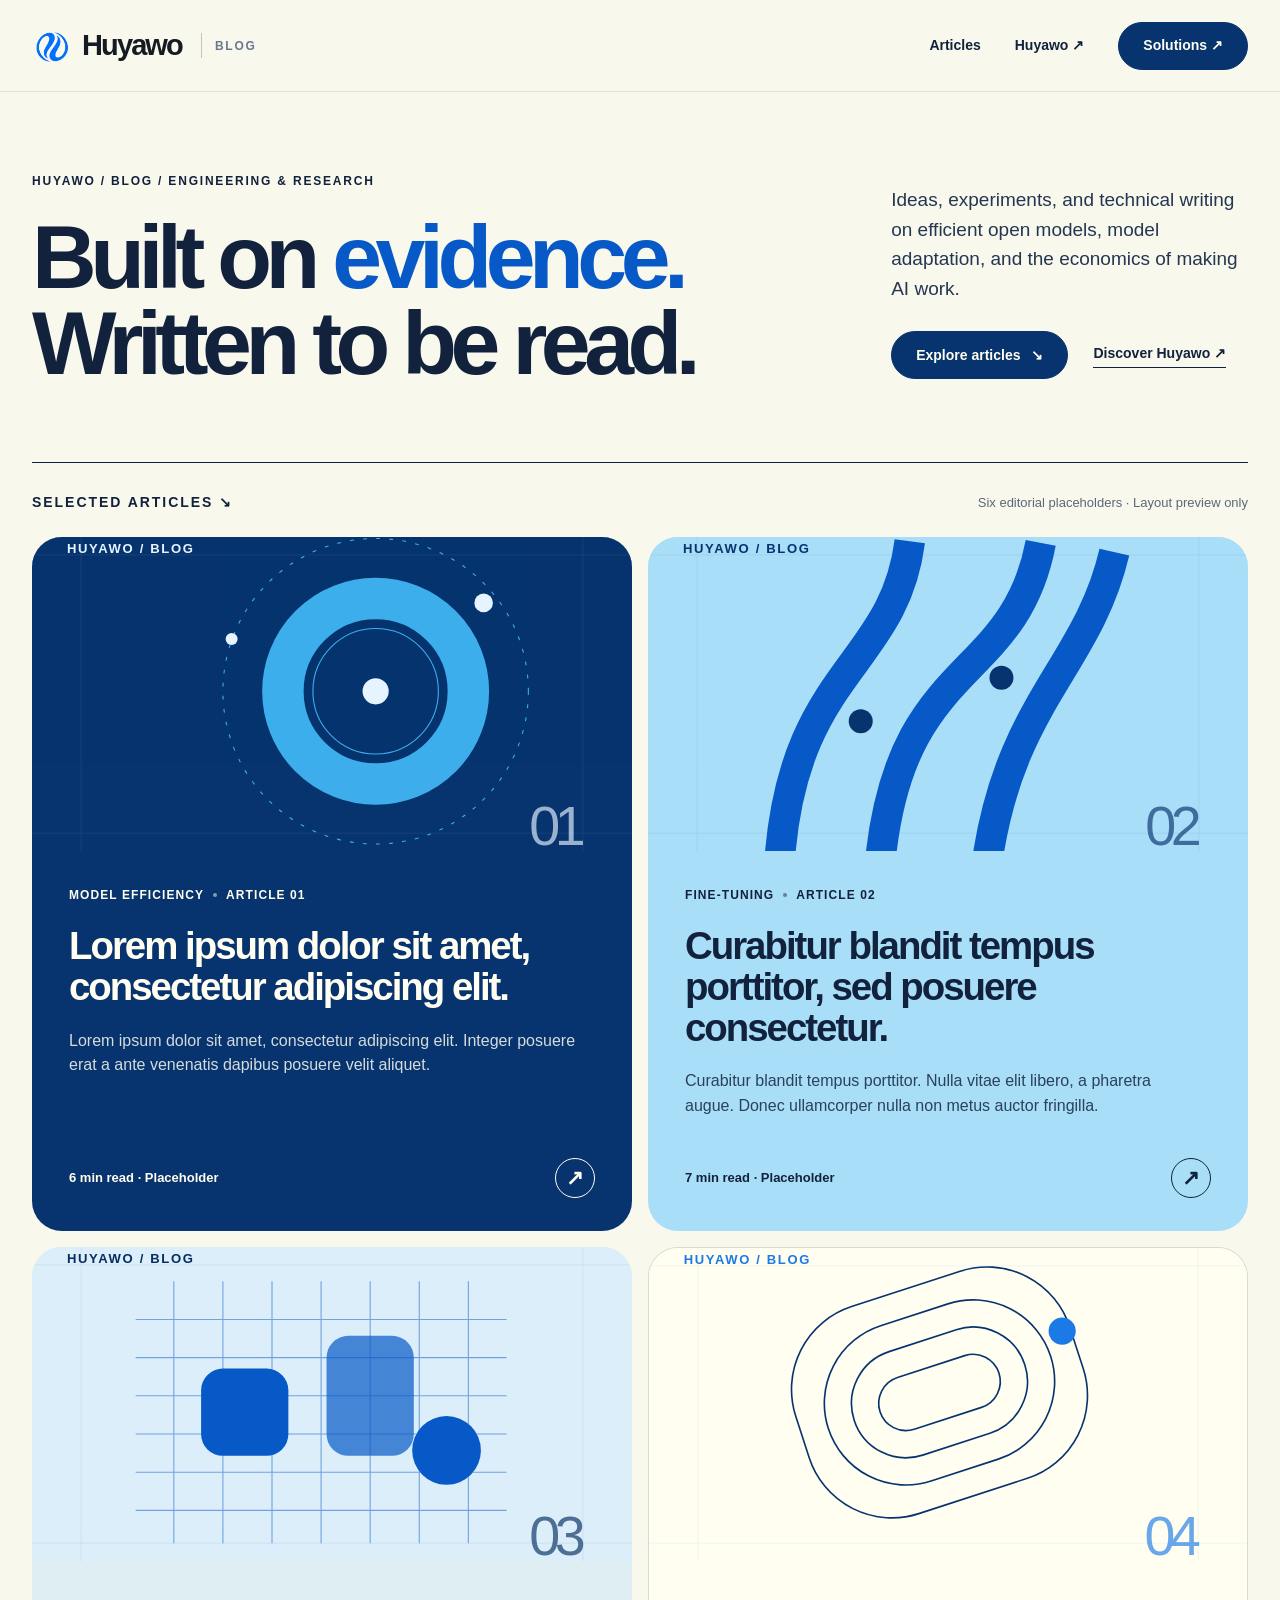
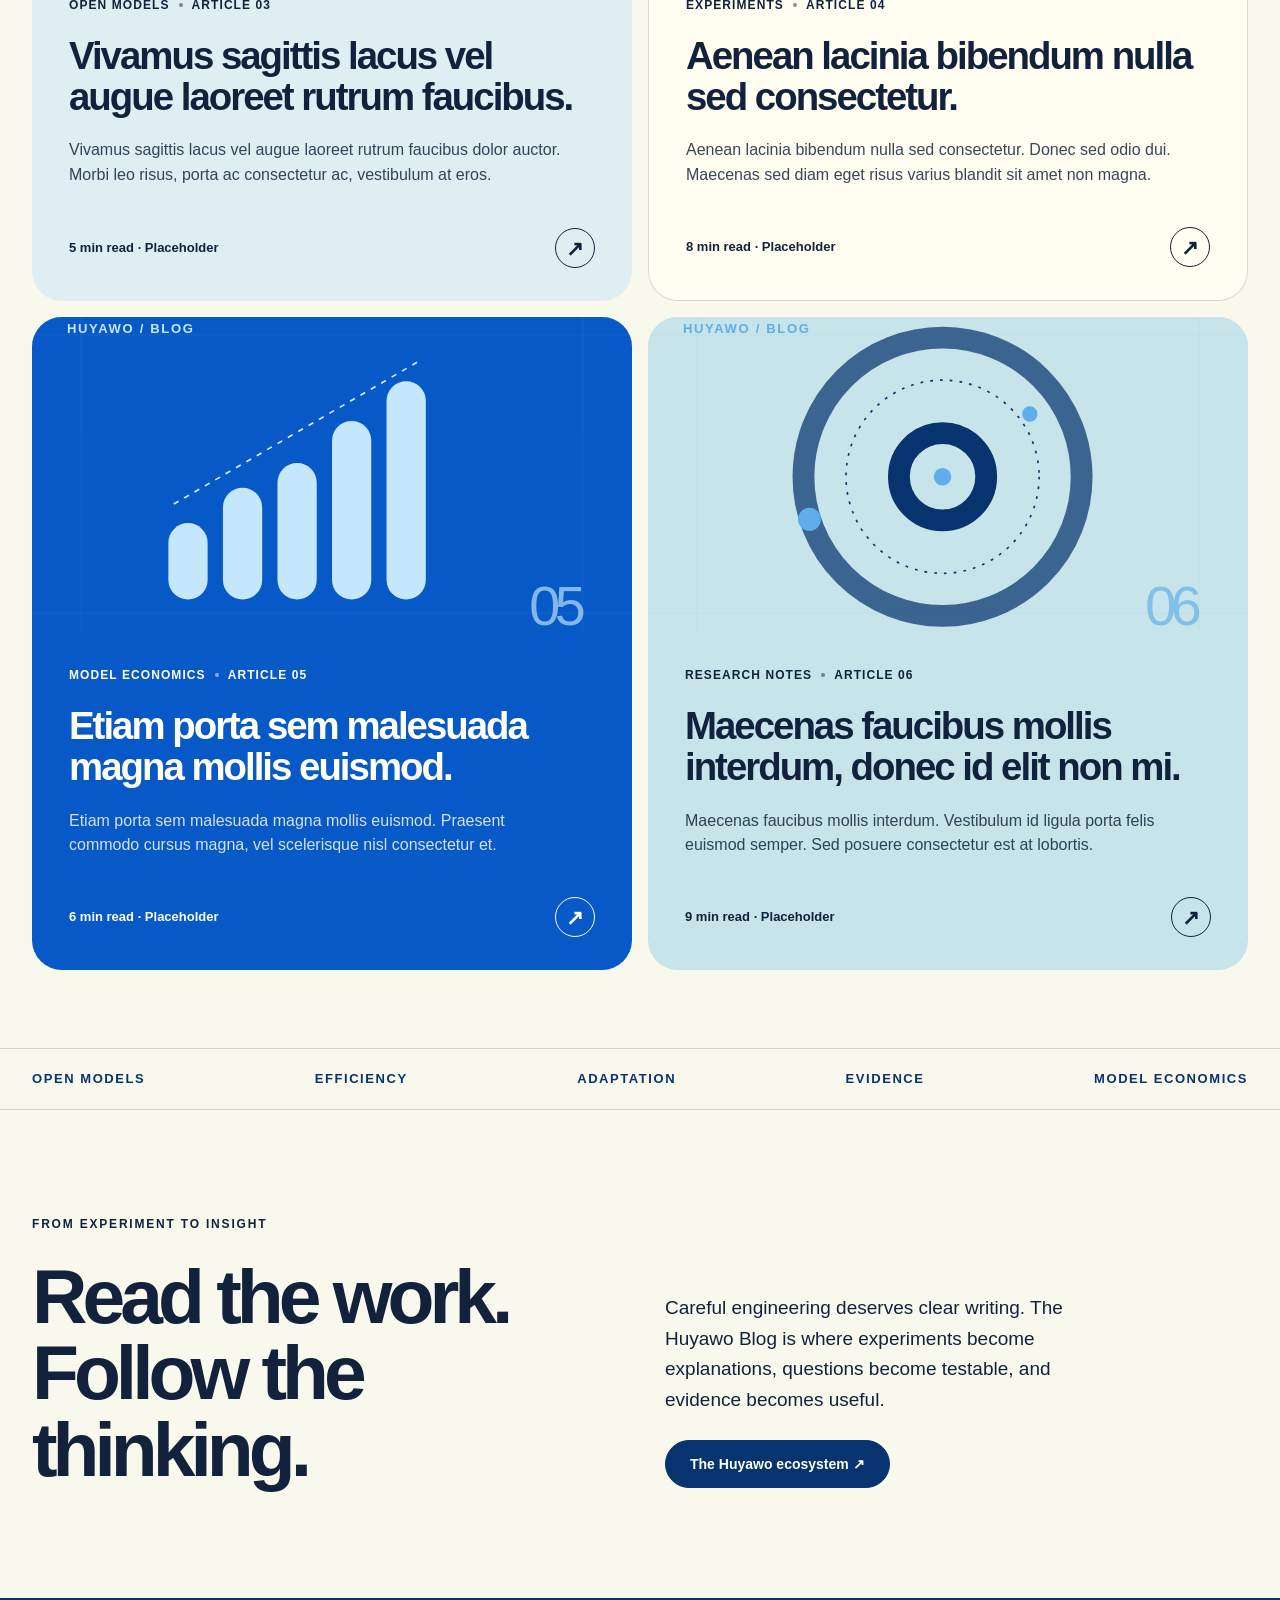
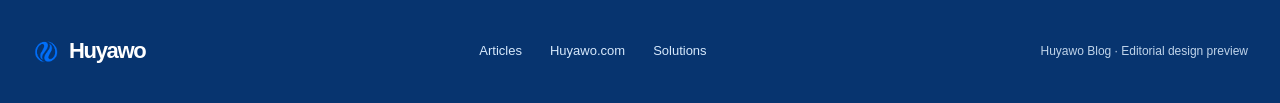
<file: index.html>
<!doctype html><html lang="en"><head><script async src="https://www.googletagmanager.com/gtag/js?id=G-1YGL6PR2VJ"></script><script>window.dataLayer=window.dataLayer||[];function gtag(){dataLayer.push(arguments);}gtag('js',new Date());gtag('config','G-1YGL6PR2VJ');</script><meta charset="utf-8"><meta name="viewport" content="width=device-width,initial-scale=1"><title>Huyawo Blog — Articles and engineering notes</title><meta name="description" content="Huyawo Blog editorial preview with placeholder articles, technical writing and research-driven ideas."><meta name="theme-color" content="#f8f8ec"><meta name="robots" content="noindex,follow"><link rel="icon" type="image/png" href="assets/huyawo-mark.png"><link rel="stylesheet" href="assets/site.css"><script src="assets/site.js" defer></script></head><body><header class="site-header"><div class="header-inner"><a class="brand" href="index.html" aria-label="Huyawo Blog home"><img class="brand-mark" src="assets/huyawo-mark.png" alt="" width="40" height="40"><span class="brand-word">Huyawo</span><span class="brand-divider" aria-hidden="true"></span><span class="brand-section">Blog</span></a><button class="mobile-menu" aria-controls="site-navigation" aria-expanded="false" type="button">Menu</button><nav id="site-navigation" class="site-nav" aria-label="Main navigation"><a href="index.html#articles">Articles</a><a href="https://huyawo.com/" rel="noopener">Huyawo ↗</a><a class="nav-cta" href="https://solutions.huyawo.com/" rel="noopener">Solutions ↗</a></nav></div></header><main id="top"><section class="hero shell" aria-labelledby="hero-title"><div><p class="eyebrow">Huyawo / Blog / Engineering &amp; research</p><h1 id="hero-title">Built on <span class="accent">evidence.</span><br>Written to be read.</h1></div><div class="hero-side"><p>Ideas, experiments, and technical writing on efficient open models, model adaptation, and the economics of making AI work.</p><div class="hero-links"><a href="#articles" class="pill-button">Explore articles <span aria-hidden="true">↘</span></a><a href="https://huyawo.com/" class="text-link">Discover Huyawo ↗</a></div></div></section><section id="articles" class="shell" aria-labelledby="articles-title"><hr class="editorial-rule"><div class="list-intro"><h2 id="articles-title">Selected articles <span aria-hidden="true">↘</span></h2><p class="list-note">Six editorial placeholders · Layout preview only</p></div><div class="article-grid"><article class="article-card card-deep"><a class="cover-wrap" href="posts/lorem-ipsum-dolor-sit-amet/index.html" tabindex="-1" aria-hidden="true"><img src="assets/cover-01.svg" width="1100" height="670" alt="" loading="eager"></a><div class="card-info"><div class="card-topline"><span>Model efficiency</span><span class="dot" aria-hidden="true"></span><span>Article 01</span></div><h3 class="card-title"><a href="posts/lorem-ipsum-dolor-sit-amet/index.html">Lorem ipsum dolor sit amet, consectetur adipiscing elit.</a></h3><p class="card-deck">Lorem ipsum dolor sit amet, consectetur adipiscing elit. Integer posuere erat a ante venenatis dapibus posuere velit aliquet.</p><div class="card-bottom"><span>6 min read · Placeholder</span><a class="round-arrow" aria-label="Read sample article 01" href="posts/lorem-ipsum-dolor-sit-amet/index.html">↗</a></div></div></article>
<article class="article-card card-sky"><a class="cover-wrap" href="posts/curabitur-blandit-tempus/index.html" tabindex="-1" aria-hidden="true"><img src="assets/cover-02.svg" width="1100" height="670" alt="" loading="eager"></a><div class="card-info"><div class="card-topline"><span>Fine-tuning</span><span class="dot" aria-hidden="true"></span><span>Article 02</span></div><h3 class="card-title"><a href="posts/curabitur-blandit-tempus/index.html">Curabitur blandit tempus porttitor, sed posuere consectetur.</a></h3><p class="card-deck">Curabitur blandit tempus porttitor. Nulla vitae elit libero, a pharetra augue. Donec ullamcorper nulla non metus auctor fringilla.</p><div class="card-bottom"><span>7 min read · Placeholder</span><a class="round-arrow" aria-label="Read sample article 02" href="posts/curabitur-blandit-tempus/index.html">↗</a></div></div></article>
<article class="article-card card-mist"><a class="cover-wrap" href="posts/vivamus-sagittis-lacus/index.html" tabindex="-1" aria-hidden="true"><img src="assets/cover-03.svg" width="1100" height="670" alt="" loading="lazy"></a><div class="card-info"><div class="card-topline"><span>Open models</span><span class="dot" aria-hidden="true"></span><span>Article 03</span></div><h3 class="card-title"><a href="posts/vivamus-sagittis-lacus/index.html">Vivamus sagittis lacus vel augue laoreet rutrum faucibus.</a></h3><p class="card-deck">Vivamus sagittis lacus vel augue laoreet rutrum faucibus dolor auctor. Morbi leo risus, porta ac consectetur ac, vestibulum at eros.</p><div class="card-bottom"><span>5 min read · Placeholder</span><a class="round-arrow" aria-label="Read sample article 03" href="posts/vivamus-sagittis-lacus/index.html">↗</a></div></div></article>
<article class="article-card card-cream"><a class="cover-wrap" href="posts/aenean-lacinia-bibendum/index.html" tabindex="-1" aria-hidden="true"><img src="assets/cover-04.svg" width="1100" height="670" alt="" loading="lazy"></a><div class="card-info"><div class="card-topline"><span>Experiments</span><span class="dot" aria-hidden="true"></span><span>Article 04</span></div><h3 class="card-title"><a href="posts/aenean-lacinia-bibendum/index.html">Aenean lacinia bibendum nulla sed consectetur.</a></h3><p class="card-deck">Aenean lacinia bibendum nulla sed consectetur. Donec sed odio dui. Maecenas sed diam eget risus varius blandit sit amet non magna.</p><div class="card-bottom"><span>8 min read · Placeholder</span><a class="round-arrow" aria-label="Read sample article 04" href="posts/aenean-lacinia-bibendum/index.html">↗</a></div></div></article>
<article class="article-card card-blue"><a class="cover-wrap" href="posts/etiam-porta-sem-malesuada/index.html" tabindex="-1" aria-hidden="true"><img src="assets/cover-05.svg" width="1100" height="670" alt="" loading="lazy"></a><div class="card-info"><div class="card-topline"><span>Model economics</span><span class="dot" aria-hidden="true"></span><span>Article 05</span></div><h3 class="card-title"><a href="posts/etiam-porta-sem-malesuada/index.html">Etiam porta sem malesuada magna mollis euismod.</a></h3><p class="card-deck">Etiam porta sem malesuada magna mollis euismod. Praesent commodo cursus magna, vel scelerisque nisl consectetur et.</p><div class="card-bottom"><span>6 min read · Placeholder</span><a class="round-arrow" aria-label="Read sample article 05" href="posts/etiam-porta-sem-malesuada/index.html">↗</a></div></div></article>
<article class="article-card card-soft"><a class="cover-wrap" href="posts/maecenas-faucibus-mollis/index.html" tabindex="-1" aria-hidden="true"><img src="assets/cover-06.svg" width="1100" height="670" alt="" loading="lazy"></a><div class="card-info"><div class="card-topline"><span>Research notes</span><span class="dot" aria-hidden="true"></span><span>Article 06</span></div><h3 class="card-title"><a href="posts/maecenas-faucibus-mollis/index.html">Maecenas faucibus mollis interdum, donec id elit non mi.</a></h3><p class="card-deck">Maecenas faucibus mollis interdum. Vestibulum id ligula porta felis euismod semper. Sed posuere consectetur est at lobortis.</p><div class="card-bottom"><span>9 min read · Placeholder</span><a class="round-arrow" aria-label="Read sample article 06" href="posts/maecenas-faucibus-mollis/index.html">↗</a></div></div></article></div></section><div class="break-strip"><div class="shell strip-inner"><span>Open models</span><span>Efficiency</span><span>Adaptation</span><span>Evidence</span><span>Model economics</span></div></div><section class="endnote shell"><div><p class="eyebrow">From experiment to insight</p><h2>Read the work.<br>Follow the thinking.</h2></div><div class="endnote-copy"><p>Careful engineering deserves clear writing. The Huyawo Blog is where experiments become explanations, questions become testable, and evidence becomes useful.</p><a class="pill-button" href="https://huyawo.com/">The Huyawo ecosystem ↗</a></div></section></main><footer class="site-footer"><div class="shell footer-inner"><a class="footer-brand" href="index.html"><img src="assets/huyawo-mark.png" alt="" width="28" height="28"><span>Huyawo</span></a><nav class="footer-nav" aria-label="Footer"><a href="index.html#articles">Articles</a><a href="https://huyawo.com/">Huyawo.com</a><a href="https://solutions.huyawo.com/">Solutions</a></nav><span class="footer-meta">Huyawo Blog · Editorial design preview</span></div></footer></body></html>
</file>
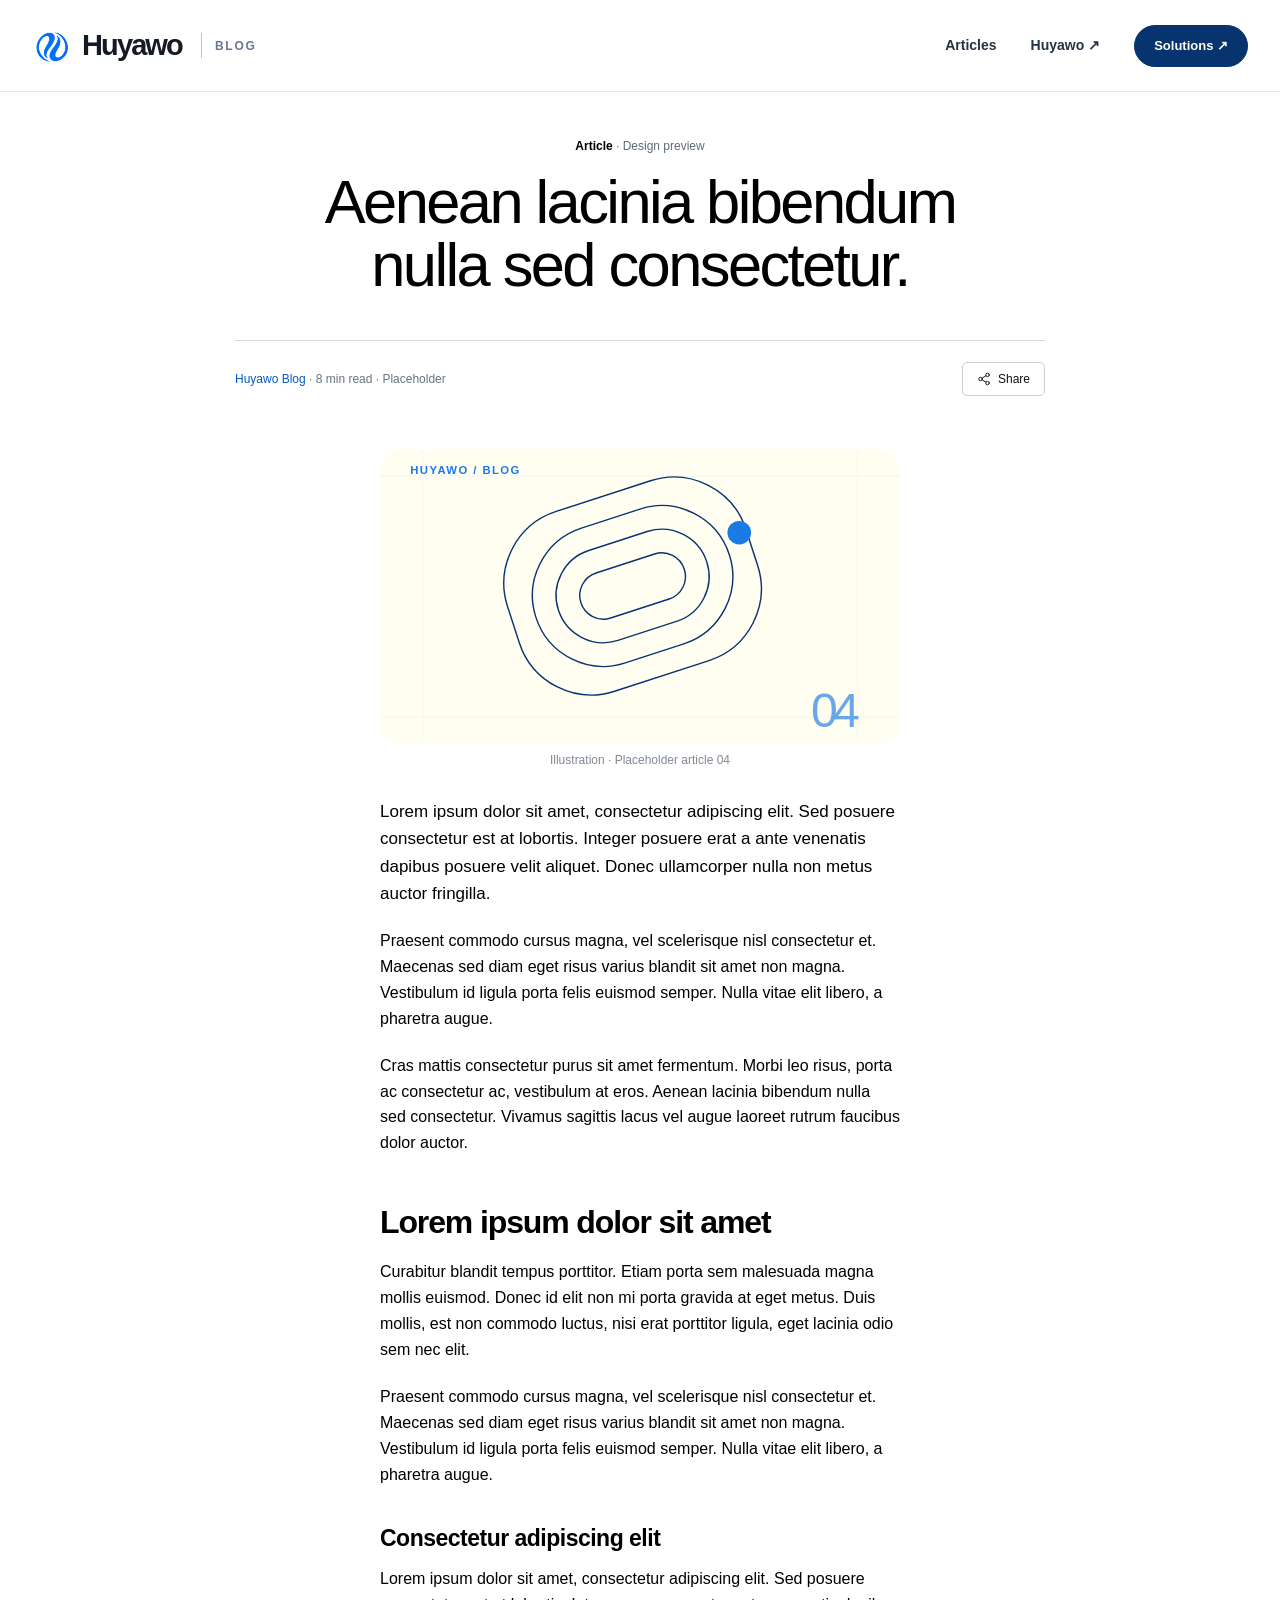
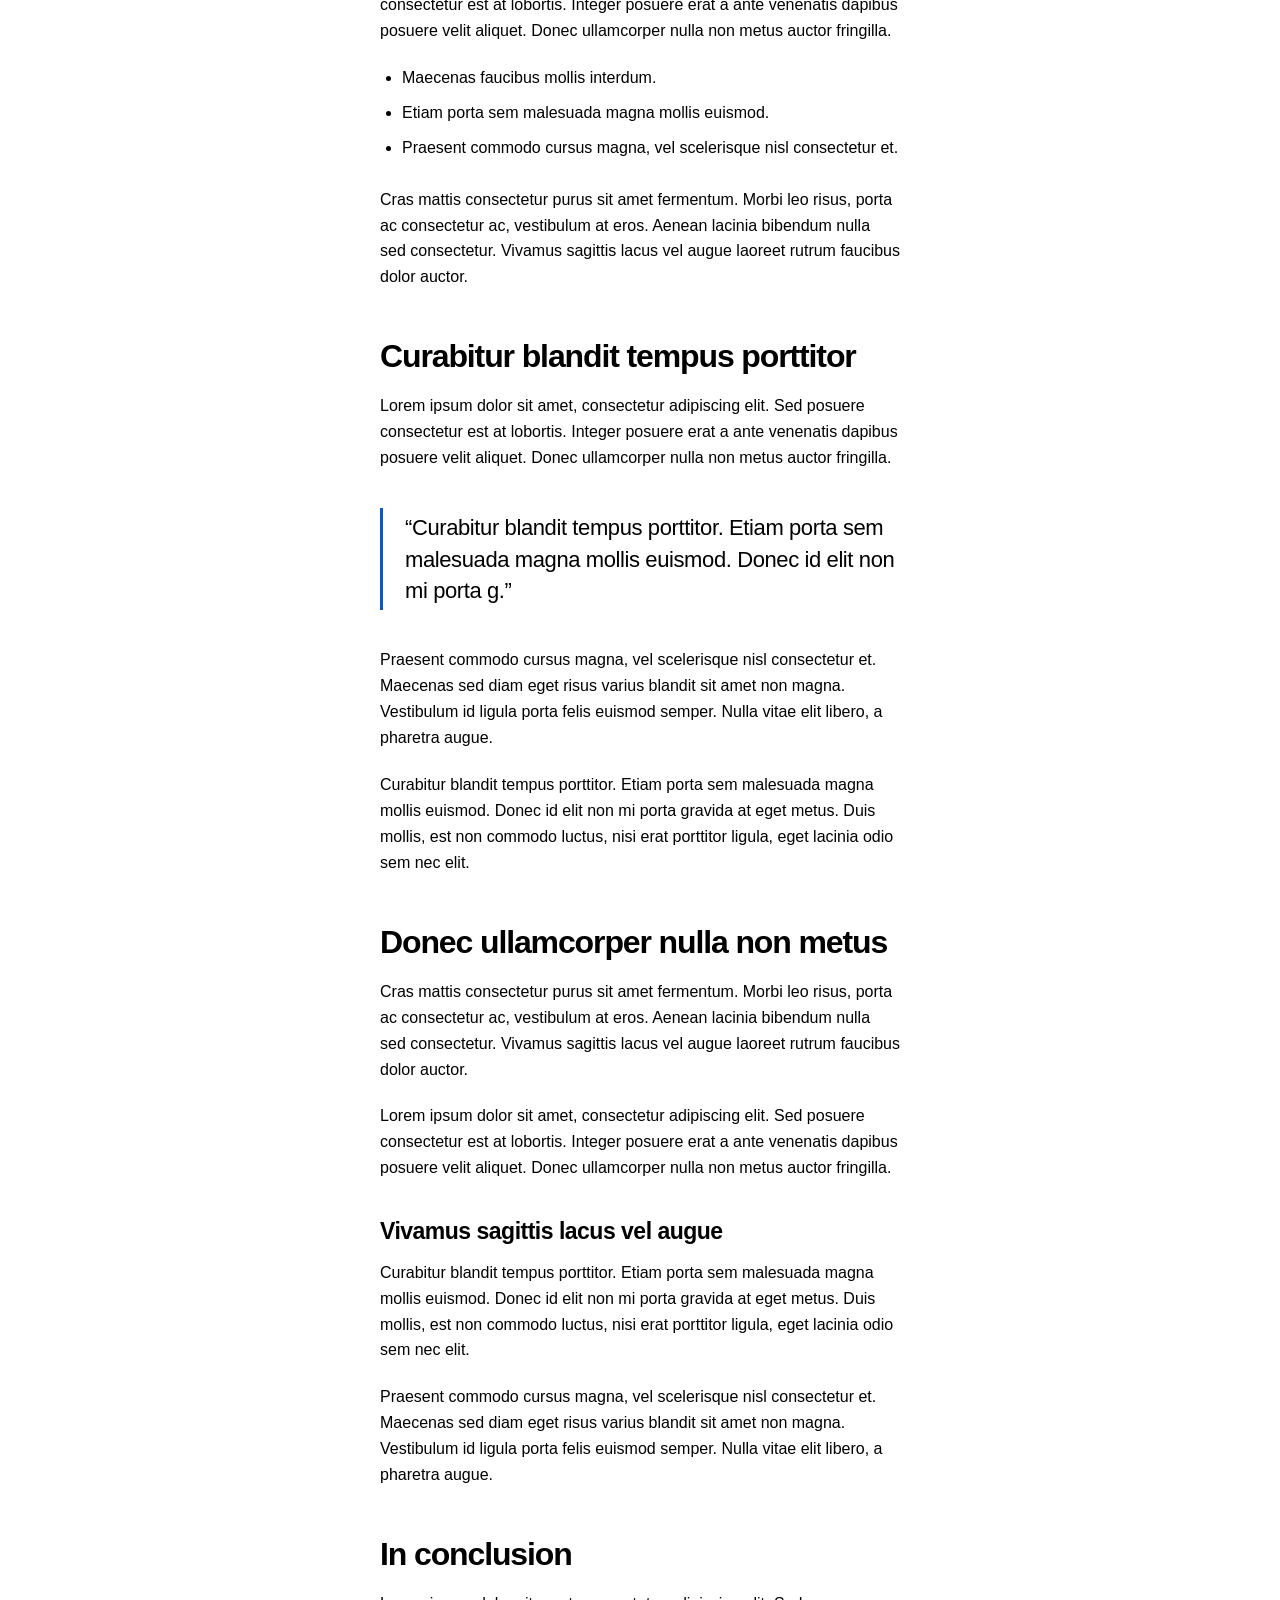
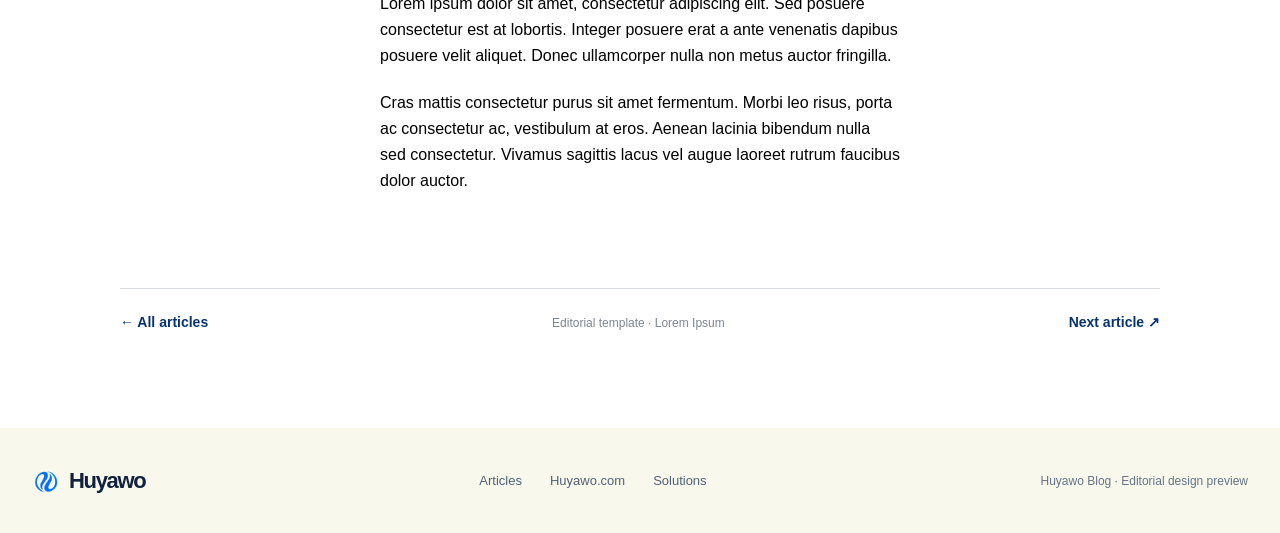
<file: posts/aenean-lacinia-bibendum/index.html>
<!doctype html><html lang="en"><head><script async src="https://www.googletagmanager.com/gtag/js?id=G-1YGL6PR2VJ"></script><script>window.dataLayer=window.dataLayer||[];function gtag(){dataLayer.push(arguments);}gtag('js',new Date());gtag('config','G-1YGL6PR2VJ');</script><meta charset="utf-8"><meta name="viewport" content="width=device-width,initial-scale=1"><title>Aenean lacinia bibendum nulla sed consectetur. — Huyawo Blog</title><meta name="description" content="Demonstration article using Lorem Ipsum placeholder text for Huyawo Blog."><meta name="theme-color" content="#f8f8ec"><meta name="robots" content="noindex,follow"><link rel="icon" type="image/png" href="../../assets/huyawo-mark.png"><link rel="stylesheet" href="../../assets/site.css"><link rel="canonical" href="https://blog.huyawo.com/posts/aenean-lacinia-bibendum/"><script src="../../assets/site.js" defer></script></head><body class="reading"><header class="site-header"><div class="header-inner"><a class="brand" href="../../index.html" aria-label="Huyawo Blog home"><img class="brand-mark" src="../../assets/huyawo-mark.png" alt="" width="40" height="40"><span class="brand-word">Huyawo</span><span class="brand-divider" aria-hidden="true"></span><span class="brand-section">Blog</span></a><button class="mobile-menu" aria-controls="site-navigation" aria-expanded="false" type="button">Menu</button><nav id="site-navigation" class="site-nav" aria-label="Main navigation"><a href="../../index.html#articles">Articles</a><a href="https://huyawo.com/" rel="noopener">Huyawo ↗</a><a class="nav-cta" href="https://solutions.huyawo.com/" rel="noopener">Solutions ↗</a></nav></div></header><main><article><header class="article-head"><p class="article-kicker"><strong>Article</strong> · Design preview</p><h1 class="article-title">Aenean lacinia bibendum nulla sed consectetur.</h1><div class="article-meta"><p class="author-line"><a href="../../index.html">Huyawo Blog</a> · 8 min read · Placeholder</p><button class="share-button" type="button" aria-label="Share this article"><svg viewBox="0 0 24 24" fill="none" stroke="currentColor" stroke-width="1.6" stroke-linecap="round" stroke-linejoin="round" aria-hidden="true"><circle cx="18" cy="5" r="3"/><circle cx="6" cy="12" r="3"/><circle cx="18" cy="19" r="3"/><path d="M8.8 10.6l6.4-4.2M8.8 13.4l6.4 4.2"/></svg><span class="share-text">Share</span></button></div></header><div class="article-body"><figure class="article-hero-image"><img src="../../assets/cover-04.svg" alt="Abstract geometric illustration for this sample article" width="1100" height="670"><figcaption>Illustration · Placeholder article 04</figcaption></figure><p class="lead">Lorem ipsum dolor sit amet, consectetur adipiscing elit. Sed posuere consectetur est at lobortis. Integer posuere erat a ante venenatis dapibus posuere velit aliquet. Donec ullamcorper nulla non metus auctor fringilla.</p><p>Praesent commodo cursus magna, vel scelerisque nisl consectetur et. Maecenas sed diam eget risus varius blandit sit amet non magna. Vestibulum id ligula porta felis euismod semper. Nulla vitae elit libero, a pharetra augue.</p><p>Cras mattis consectetur purus sit amet fermentum. Morbi leo risus, porta ac consectetur ac, vestibulum at eros. Aenean lacinia bibendum nulla sed consectetur. Vivamus sagittis lacus vel augue laoreet rutrum faucibus dolor auctor.</p><h2>Lorem ipsum dolor sit amet</h2><p>Curabitur blandit tempus porttitor. Etiam porta sem malesuada magna mollis euismod. Donec id elit non mi porta gravida at eget metus. Duis mollis, est non commodo luctus, nisi erat porttitor ligula, eget lacinia odio sem nec elit.</p><p>Praesent commodo cursus magna, vel scelerisque nisl consectetur et. Maecenas sed diam eget risus varius blandit sit amet non magna. Vestibulum id ligula porta felis euismod semper. Nulla vitae elit libero, a pharetra augue.</p><h3>Consectetur adipiscing elit</h3><p>Lorem ipsum dolor sit amet, consectetur adipiscing elit. Sed posuere consectetur est at lobortis. Integer posuere erat a ante venenatis dapibus posuere velit aliquet. Donec ullamcorper nulla non metus auctor fringilla.</p><ul><li>Maecenas faucibus mollis interdum.</li><li>Etiam porta sem malesuada magna mollis euismod.</li><li>Praesent commodo cursus magna, vel scelerisque nisl consectetur et.</li></ul><p>Cras mattis consectetur purus sit amet fermentum. Morbi leo risus, porta ac consectetur ac, vestibulum at eros. Aenean lacinia bibendum nulla sed consectetur. Vivamus sagittis lacus vel augue laoreet rutrum faucibus dolor auctor.</p><h2>Curabitur blandit tempus porttitor</h2><p>Lorem ipsum dolor sit amet, consectetur adipiscing elit. Sed posuere consectetur est at lobortis. Integer posuere erat a ante venenatis dapibus posuere velit aliquet. Donec ullamcorper nulla non metus auctor fringilla.</p><blockquote>“Curabitur blandit tempus porttitor. Etiam porta sem malesuada magna mollis euismod. Donec id elit non mi porta g.”</blockquote><p>Praesent commodo cursus magna, vel scelerisque nisl consectetur et. Maecenas sed diam eget risus varius blandit sit amet non magna. Vestibulum id ligula porta felis euismod semper. Nulla vitae elit libero, a pharetra augue.</p><p>Curabitur blandit tempus porttitor. Etiam porta sem malesuada magna mollis euismod. Donec id elit non mi porta gravida at eget metus. Duis mollis, est non commodo luctus, nisi erat porttitor ligula, eget lacinia odio sem nec elit.</p><h2>Donec ullamcorper nulla non metus</h2><p>Cras mattis consectetur purus sit amet fermentum. Morbi leo risus, porta ac consectetur ac, vestibulum at eros. Aenean lacinia bibendum nulla sed consectetur. Vivamus sagittis lacus vel augue laoreet rutrum faucibus dolor auctor.</p><p>Lorem ipsum dolor sit amet, consectetur adipiscing elit. Sed posuere consectetur est at lobortis. Integer posuere erat a ante venenatis dapibus posuere velit aliquet. Donec ullamcorper nulla non metus auctor fringilla.</p><h3>Vivamus sagittis lacus vel augue</h3><p>Curabitur blandit tempus porttitor. Etiam porta sem malesuada magna mollis euismod. Donec id elit non mi porta gravida at eget metus. Duis mollis, est non commodo luctus, nisi erat porttitor ligula, eget lacinia odio sem nec elit.</p><p>Praesent commodo cursus magna, vel scelerisque nisl consectetur et. Maecenas sed diam eget risus varius blandit sit amet non magna. Vestibulum id ligula porta felis euismod semper. Nulla vitae elit libero, a pharetra augue.</p><h2>In conclusion</h2><p>Lorem ipsum dolor sit amet, consectetur adipiscing elit. Sed posuere consectetur est at lobortis. Integer posuere erat a ante venenatis dapibus posuere velit aliquet. Donec ullamcorper nulla non metus auctor fringilla.</p><p>Cras mattis consectetur purus sit amet fermentum. Morbi leo risus, porta ac consectetur ac, vestibulum at eros. Aenean lacinia bibendum nulla sed consectetur. Vivamus sagittis lacus vel augue laoreet rutrum faucibus dolor auctor.</p></div></article><div class="article-tail"><a href="../../index.html#articles">← All articles</a><p>Editorial template · Lorem Ipsum</p><a href="../etiam-porta-sem-malesuada/index.html">Next article ↗</a></div></main><footer class="site-footer"><div class="shell footer-inner"><a class="footer-brand" href="../../index.html"><img src="../../assets/huyawo-mark.png" alt="" width="28" height="28"><span>Huyawo</span></a><nav class="footer-nav" aria-label="Footer"><a href="../../index.html#articles">Articles</a><a href="https://huyawo.com/">Huyawo.com</a><a href="https://solutions.huyawo.com/">Solutions</a></nav><span class="footer-meta">Huyawo Blog · Editorial design preview</span></div></footer></body></html>
</file>
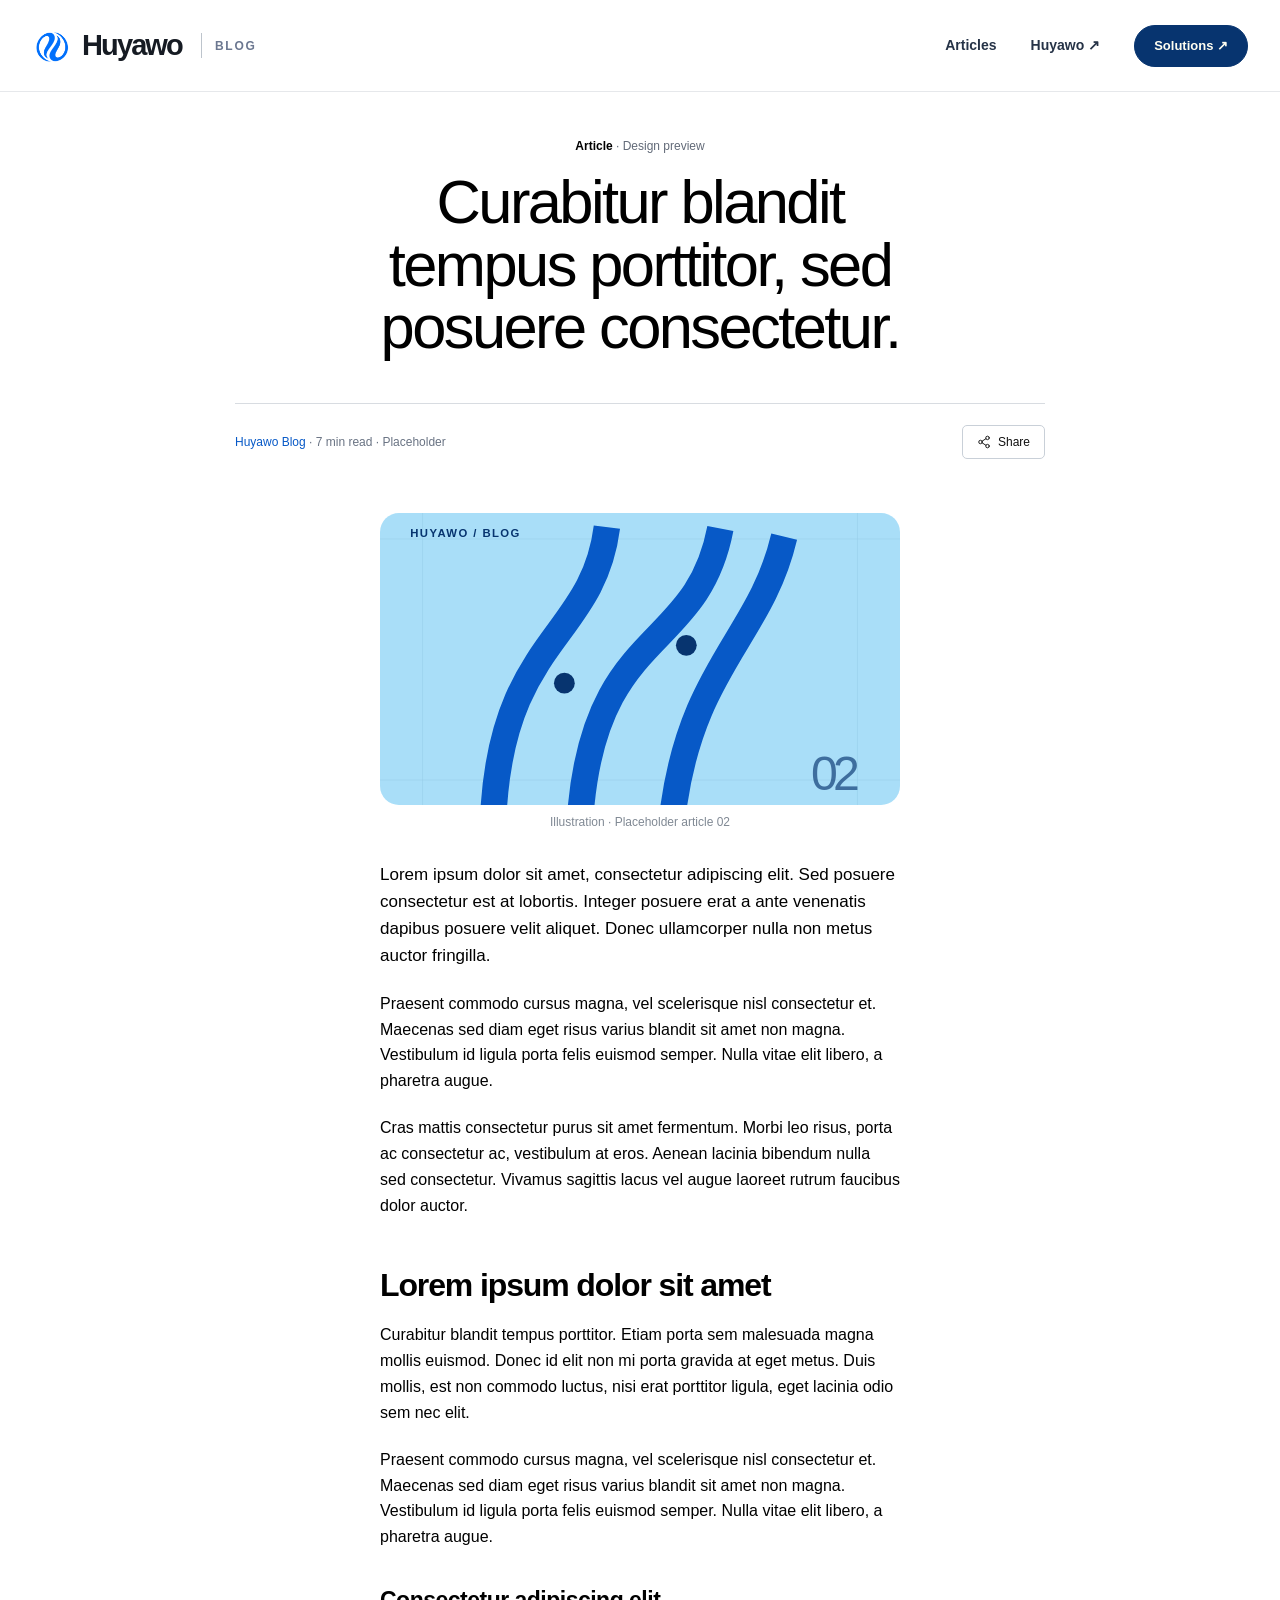
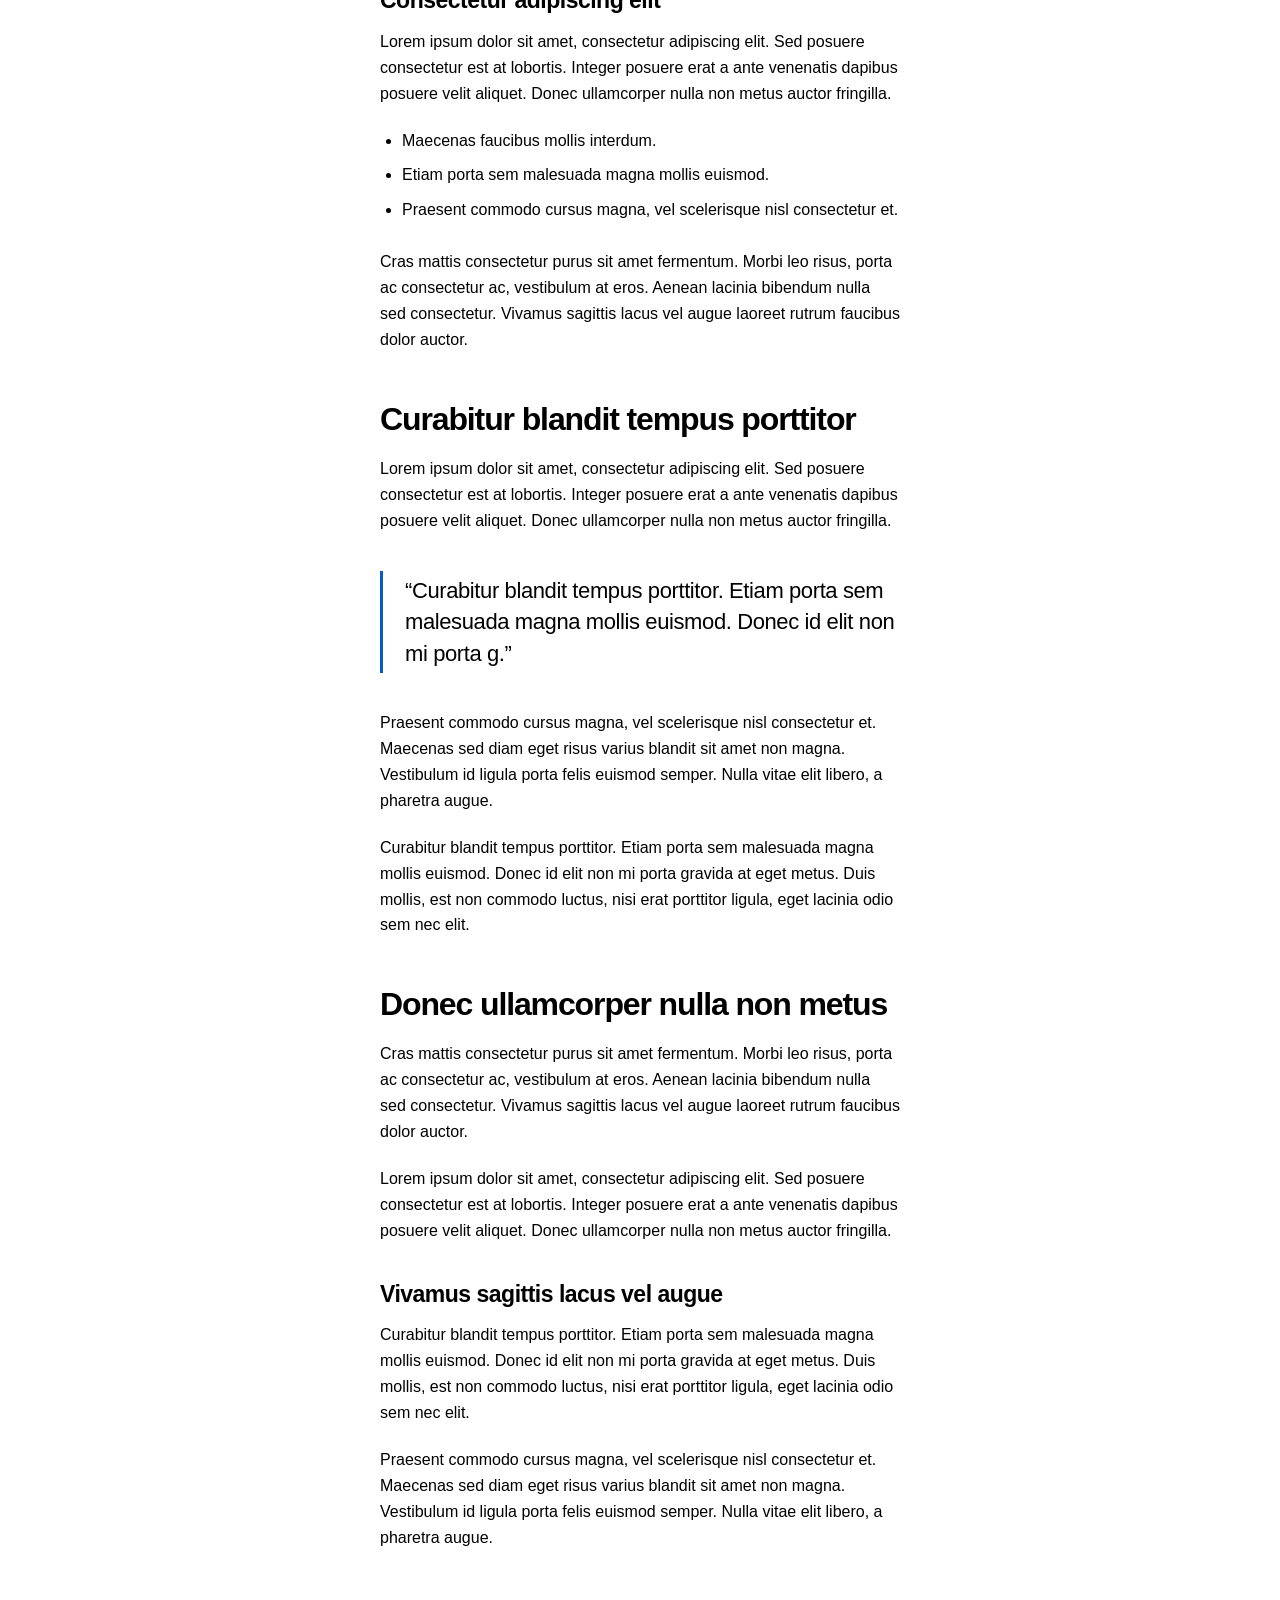
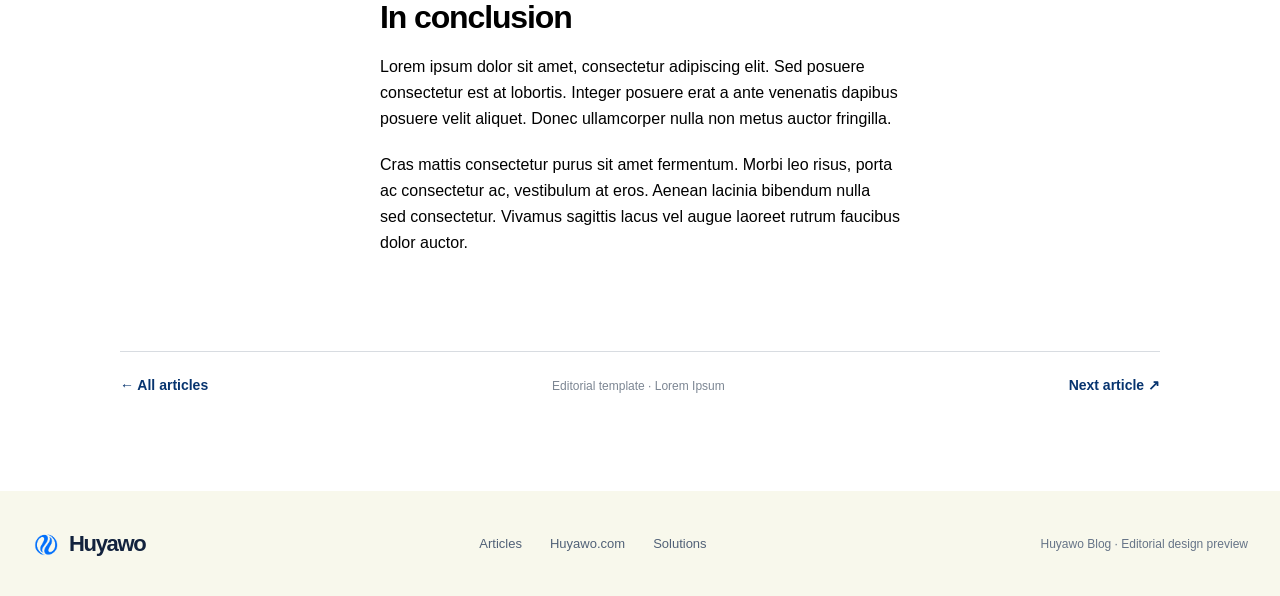
<file: posts/curabitur-blandit-tempus/index.html>
<!doctype html><html lang="en"><head><script async src="https://www.googletagmanager.com/gtag/js?id=G-1YGL6PR2VJ"></script><script>window.dataLayer=window.dataLayer||[];function gtag(){dataLayer.push(arguments);}gtag('js',new Date());gtag('config','G-1YGL6PR2VJ');</script><meta charset="utf-8"><meta name="viewport" content="width=device-width,initial-scale=1"><title>Curabitur blandit tempus porttitor, sed posuere consectetur. — Huyawo Blog</title><meta name="description" content="Demonstration article using Lorem Ipsum placeholder text for Huyawo Blog."><meta name="theme-color" content="#f8f8ec"><meta name="robots" content="noindex,follow"><link rel="icon" type="image/png" href="../../assets/huyawo-mark.png"><link rel="stylesheet" href="../../assets/site.css"><link rel="canonical" href="https://blog.huyawo.com/posts/curabitur-blandit-tempus/"><script src="../../assets/site.js" defer></script></head><body class="reading"><header class="site-header"><div class="header-inner"><a class="brand" href="../../index.html" aria-label="Huyawo Blog home"><img class="brand-mark" src="../../assets/huyawo-mark.png" alt="" width="40" height="40"><span class="brand-word">Huyawo</span><span class="brand-divider" aria-hidden="true"></span><span class="brand-section">Blog</span></a><button class="mobile-menu" aria-controls="site-navigation" aria-expanded="false" type="button">Menu</button><nav id="site-navigation" class="site-nav" aria-label="Main navigation"><a href="../../index.html#articles">Articles</a><a href="https://huyawo.com/" rel="noopener">Huyawo ↗</a><a class="nav-cta" href="https://solutions.huyawo.com/" rel="noopener">Solutions ↗</a></nav></div></header><main><article><header class="article-head"><p class="article-kicker"><strong>Article</strong> · Design preview</p><h1 class="article-title">Curabitur blandit tempus porttitor, sed posuere consectetur.</h1><div class="article-meta"><p class="author-line"><a href="../../index.html">Huyawo Blog</a> · 7 min read · Placeholder</p><button class="share-button" type="button" aria-label="Share this article"><svg viewBox="0 0 24 24" fill="none" stroke="currentColor" stroke-width="1.6" stroke-linecap="round" stroke-linejoin="round" aria-hidden="true"><circle cx="18" cy="5" r="3"/><circle cx="6" cy="12" r="3"/><circle cx="18" cy="19" r="3"/><path d="M8.8 10.6l6.4-4.2M8.8 13.4l6.4 4.2"/></svg><span class="share-text">Share</span></button></div></header><div class="article-body"><figure class="article-hero-image"><img src="../../assets/cover-02.svg" alt="Abstract geometric illustration for this sample article" width="1100" height="670"><figcaption>Illustration · Placeholder article 02</figcaption></figure><p class="lead">Lorem ipsum dolor sit amet, consectetur adipiscing elit. Sed posuere consectetur est at lobortis. Integer posuere erat a ante venenatis dapibus posuere velit aliquet. Donec ullamcorper nulla non metus auctor fringilla.</p><p>Praesent commodo cursus magna, vel scelerisque nisl consectetur et. Maecenas sed diam eget risus varius blandit sit amet non magna. Vestibulum id ligula porta felis euismod semper. Nulla vitae elit libero, a pharetra augue.</p><p>Cras mattis consectetur purus sit amet fermentum. Morbi leo risus, porta ac consectetur ac, vestibulum at eros. Aenean lacinia bibendum nulla sed consectetur. Vivamus sagittis lacus vel augue laoreet rutrum faucibus dolor auctor.</p><h2>Lorem ipsum dolor sit amet</h2><p>Curabitur blandit tempus porttitor. Etiam porta sem malesuada magna mollis euismod. Donec id elit non mi porta gravida at eget metus. Duis mollis, est non commodo luctus, nisi erat porttitor ligula, eget lacinia odio sem nec elit.</p><p>Praesent commodo cursus magna, vel scelerisque nisl consectetur et. Maecenas sed diam eget risus varius blandit sit amet non magna. Vestibulum id ligula porta felis euismod semper. Nulla vitae elit libero, a pharetra augue.</p><h3>Consectetur adipiscing elit</h3><p>Lorem ipsum dolor sit amet, consectetur adipiscing elit. Sed posuere consectetur est at lobortis. Integer posuere erat a ante venenatis dapibus posuere velit aliquet. Donec ullamcorper nulla non metus auctor fringilla.</p><ul><li>Maecenas faucibus mollis interdum.</li><li>Etiam porta sem malesuada magna mollis euismod.</li><li>Praesent commodo cursus magna, vel scelerisque nisl consectetur et.</li></ul><p>Cras mattis consectetur purus sit amet fermentum. Morbi leo risus, porta ac consectetur ac, vestibulum at eros. Aenean lacinia bibendum nulla sed consectetur. Vivamus sagittis lacus vel augue laoreet rutrum faucibus dolor auctor.</p><h2>Curabitur blandit tempus porttitor</h2><p>Lorem ipsum dolor sit amet, consectetur adipiscing elit. Sed posuere consectetur est at lobortis. Integer posuere erat a ante venenatis dapibus posuere velit aliquet. Donec ullamcorper nulla non metus auctor fringilla.</p><blockquote>“Curabitur blandit tempus porttitor. Etiam porta sem malesuada magna mollis euismod. Donec id elit non mi porta g.”</blockquote><p>Praesent commodo cursus magna, vel scelerisque nisl consectetur et. Maecenas sed diam eget risus varius blandit sit amet non magna. Vestibulum id ligula porta felis euismod semper. Nulla vitae elit libero, a pharetra augue.</p><p>Curabitur blandit tempus porttitor. Etiam porta sem malesuada magna mollis euismod. Donec id elit non mi porta gravida at eget metus. Duis mollis, est non commodo luctus, nisi erat porttitor ligula, eget lacinia odio sem nec elit.</p><h2>Donec ullamcorper nulla non metus</h2><p>Cras mattis consectetur purus sit amet fermentum. Morbi leo risus, porta ac consectetur ac, vestibulum at eros. Aenean lacinia bibendum nulla sed consectetur. Vivamus sagittis lacus vel augue laoreet rutrum faucibus dolor auctor.</p><p>Lorem ipsum dolor sit amet, consectetur adipiscing elit. Sed posuere consectetur est at lobortis. Integer posuere erat a ante venenatis dapibus posuere velit aliquet. Donec ullamcorper nulla non metus auctor fringilla.</p><h3>Vivamus sagittis lacus vel augue</h3><p>Curabitur blandit tempus porttitor. Etiam porta sem malesuada magna mollis euismod. Donec id elit non mi porta gravida at eget metus. Duis mollis, est non commodo luctus, nisi erat porttitor ligula, eget lacinia odio sem nec elit.</p><p>Praesent commodo cursus magna, vel scelerisque nisl consectetur et. Maecenas sed diam eget risus varius blandit sit amet non magna. Vestibulum id ligula porta felis euismod semper. Nulla vitae elit libero, a pharetra augue.</p><h2>In conclusion</h2><p>Lorem ipsum dolor sit amet, consectetur adipiscing elit. Sed posuere consectetur est at lobortis. Integer posuere erat a ante venenatis dapibus posuere velit aliquet. Donec ullamcorper nulla non metus auctor fringilla.</p><p>Cras mattis consectetur purus sit amet fermentum. Morbi leo risus, porta ac consectetur ac, vestibulum at eros. Aenean lacinia bibendum nulla sed consectetur. Vivamus sagittis lacus vel augue laoreet rutrum faucibus dolor auctor.</p></div></article><div class="article-tail"><a href="../../index.html#articles">← All articles</a><p>Editorial template · Lorem Ipsum</p><a href="../vivamus-sagittis-lacus/index.html">Next article ↗</a></div></main><footer class="site-footer"><div class="shell footer-inner"><a class="footer-brand" href="../../index.html"><img src="../../assets/huyawo-mark.png" alt="" width="28" height="28"><span>Huyawo</span></a><nav class="footer-nav" aria-label="Footer"><a href="../../index.html#articles">Articles</a><a href="https://huyawo.com/">Huyawo.com</a><a href="https://solutions.huyawo.com/">Solutions</a></nav><span class="footer-meta">Huyawo Blog · Editorial design preview</span></div></footer></body></html>
</file>
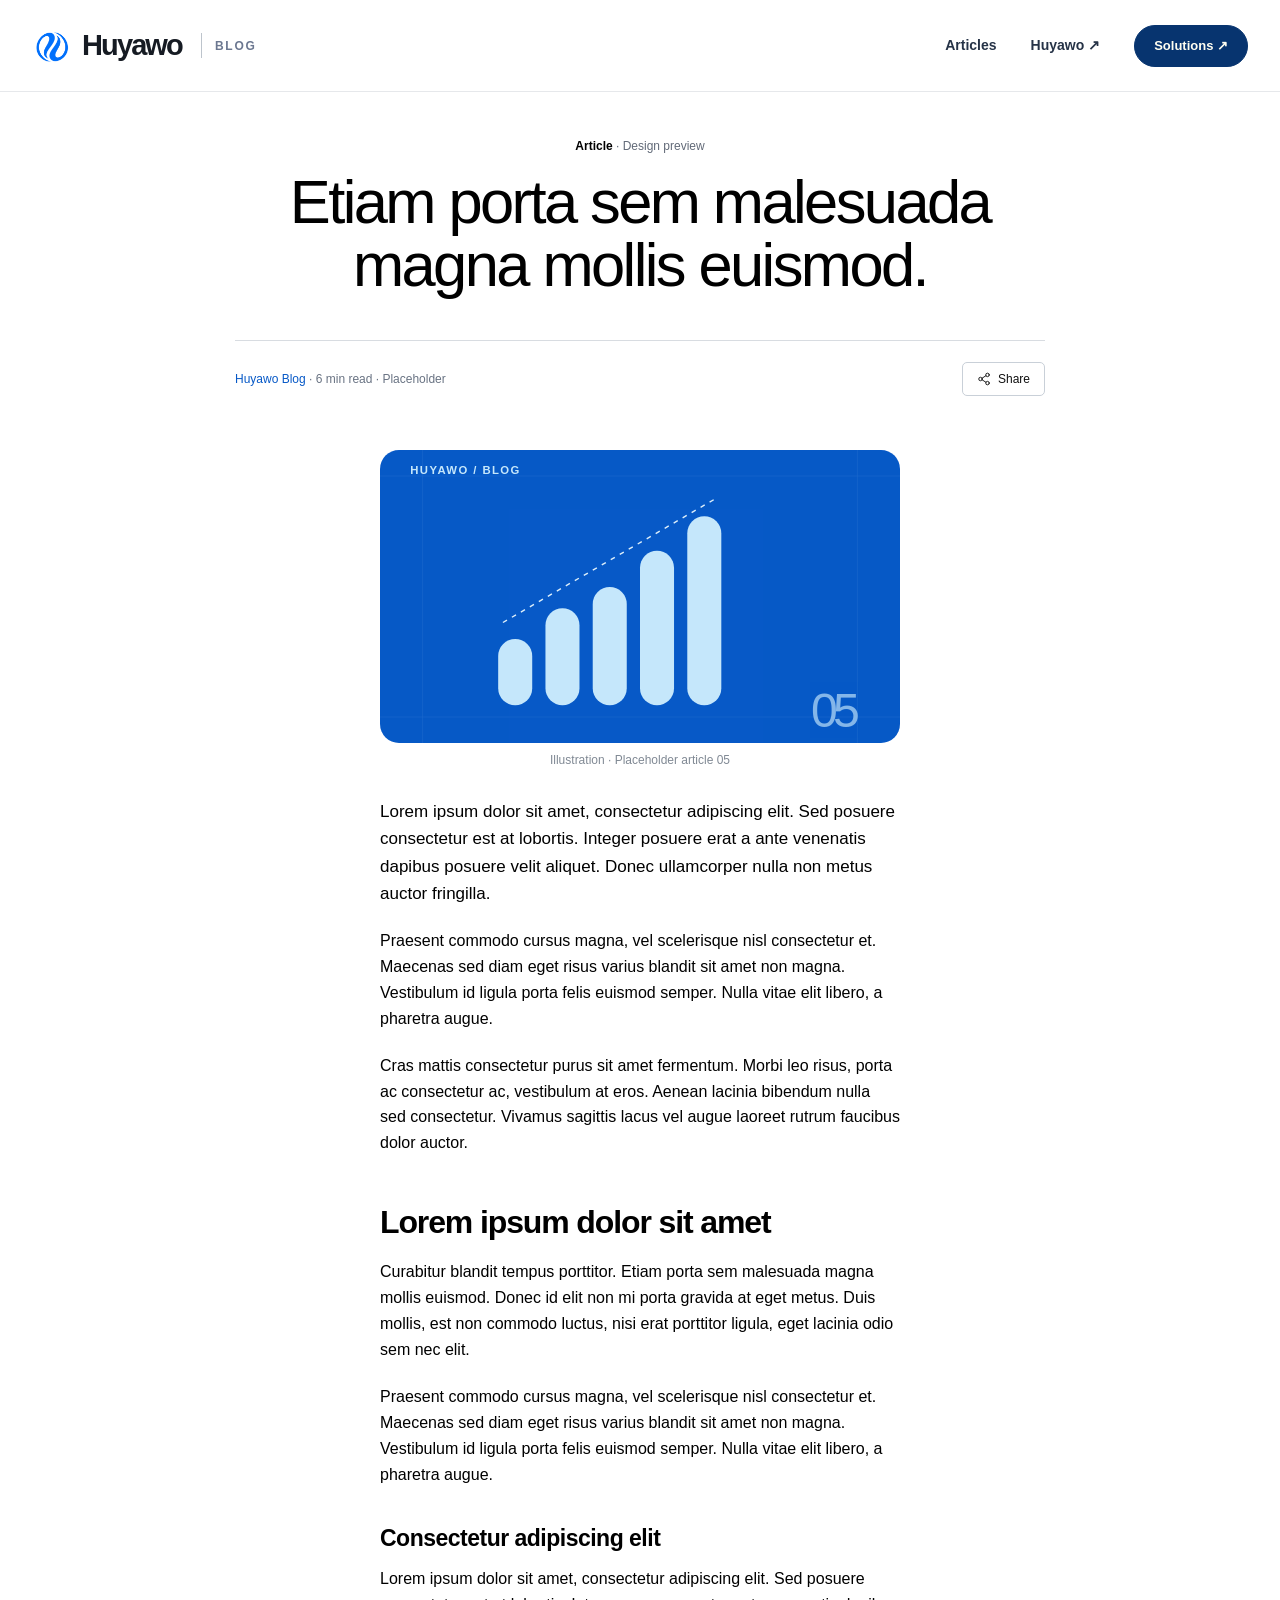
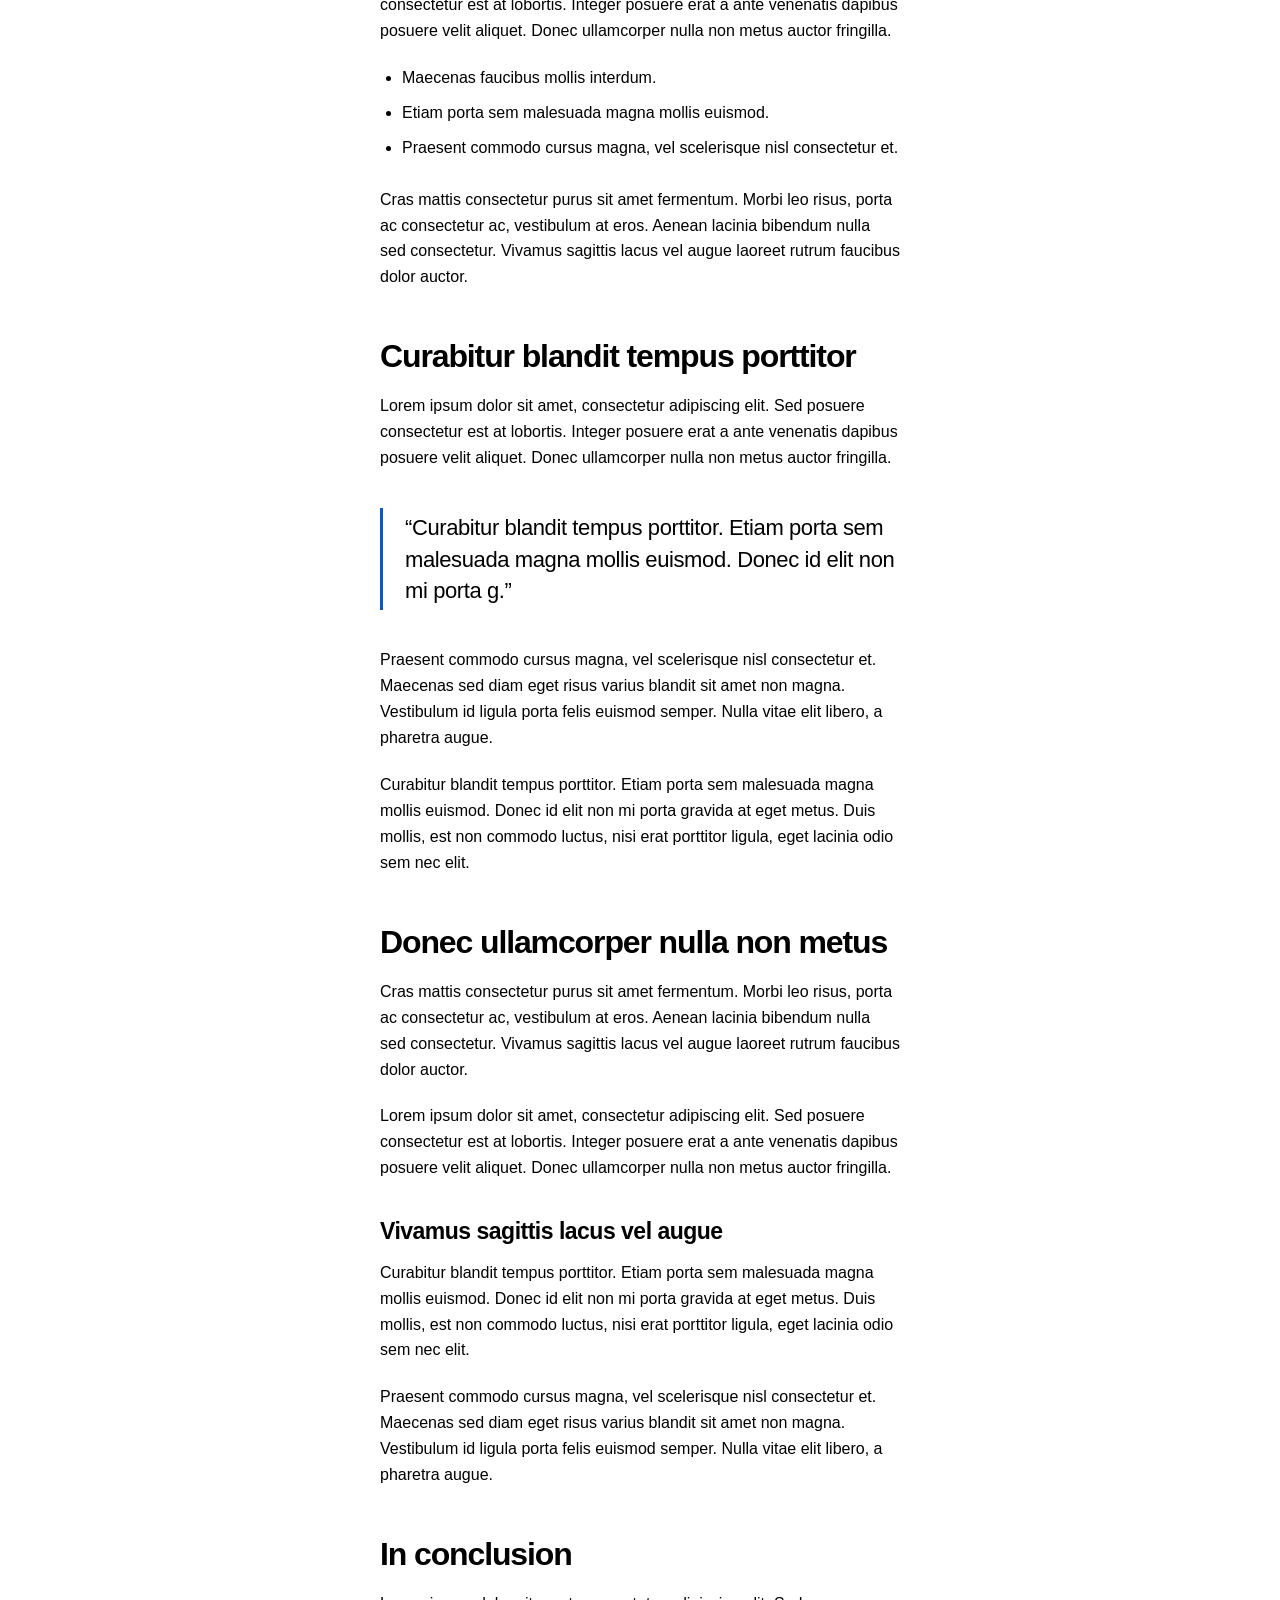
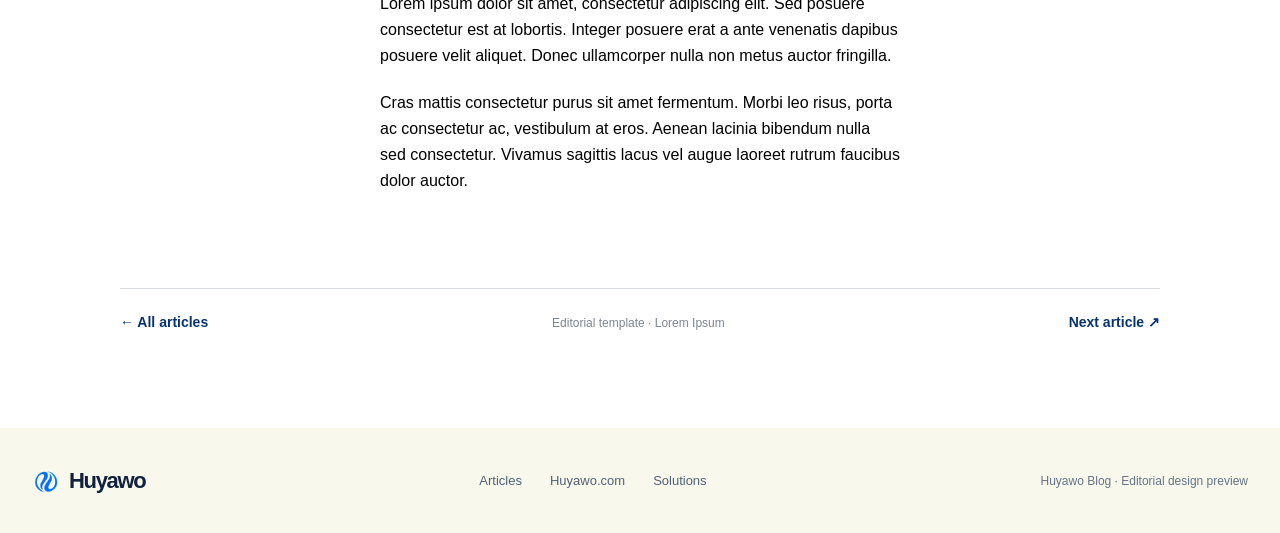
<file: posts/etiam-porta-sem-malesuada/index.html>
<!doctype html><html lang="en"><head><script async src="https://www.googletagmanager.com/gtag/js?id=G-1YGL6PR2VJ"></script><script>window.dataLayer=window.dataLayer||[];function gtag(){dataLayer.push(arguments);}gtag('js',new Date());gtag('config','G-1YGL6PR2VJ');</script><meta charset="utf-8"><meta name="viewport" content="width=device-width,initial-scale=1"><title>Etiam porta sem malesuada magna mollis euismod. — Huyawo Blog</title><meta name="description" content="Demonstration article using Lorem Ipsum placeholder text for Huyawo Blog."><meta name="theme-color" content="#f8f8ec"><meta name="robots" content="noindex,follow"><link rel="icon" type="image/png" href="../../assets/huyawo-mark.png"><link rel="stylesheet" href="../../assets/site.css"><link rel="canonical" href="https://blog.huyawo.com/posts/etiam-porta-sem-malesuada/"><script src="../../assets/site.js" defer></script></head><body class="reading"><header class="site-header"><div class="header-inner"><a class="brand" href="../../index.html" aria-label="Huyawo Blog home"><img class="brand-mark" src="../../assets/huyawo-mark.png" alt="" width="40" height="40"><span class="brand-word">Huyawo</span><span class="brand-divider" aria-hidden="true"></span><span class="brand-section">Blog</span></a><button class="mobile-menu" aria-controls="site-navigation" aria-expanded="false" type="button">Menu</button><nav id="site-navigation" class="site-nav" aria-label="Main navigation"><a href="../../index.html#articles">Articles</a><a href="https://huyawo.com/" rel="noopener">Huyawo ↗</a><a class="nav-cta" href="https://solutions.huyawo.com/" rel="noopener">Solutions ↗</a></nav></div></header><main><article><header class="article-head"><p class="article-kicker"><strong>Article</strong> · Design preview</p><h1 class="article-title">Etiam porta sem malesuada magna mollis euismod.</h1><div class="article-meta"><p class="author-line"><a href="../../index.html">Huyawo Blog</a> · 6 min read · Placeholder</p><button class="share-button" type="button" aria-label="Share this article"><svg viewBox="0 0 24 24" fill="none" stroke="currentColor" stroke-width="1.6" stroke-linecap="round" stroke-linejoin="round" aria-hidden="true"><circle cx="18" cy="5" r="3"/><circle cx="6" cy="12" r="3"/><circle cx="18" cy="19" r="3"/><path d="M8.8 10.6l6.4-4.2M8.8 13.4l6.4 4.2"/></svg><span class="share-text">Share</span></button></div></header><div class="article-body"><figure class="article-hero-image"><img src="../../assets/cover-05.svg" alt="Abstract geometric illustration for this sample article" width="1100" height="670"><figcaption>Illustration · Placeholder article 05</figcaption></figure><p class="lead">Lorem ipsum dolor sit amet, consectetur adipiscing elit. Sed posuere consectetur est at lobortis. Integer posuere erat a ante venenatis dapibus posuere velit aliquet. Donec ullamcorper nulla non metus auctor fringilla.</p><p>Praesent commodo cursus magna, vel scelerisque nisl consectetur et. Maecenas sed diam eget risus varius blandit sit amet non magna. Vestibulum id ligula porta felis euismod semper. Nulla vitae elit libero, a pharetra augue.</p><p>Cras mattis consectetur purus sit amet fermentum. Morbi leo risus, porta ac consectetur ac, vestibulum at eros. Aenean lacinia bibendum nulla sed consectetur. Vivamus sagittis lacus vel augue laoreet rutrum faucibus dolor auctor.</p><h2>Lorem ipsum dolor sit amet</h2><p>Curabitur blandit tempus porttitor. Etiam porta sem malesuada magna mollis euismod. Donec id elit non mi porta gravida at eget metus. Duis mollis, est non commodo luctus, nisi erat porttitor ligula, eget lacinia odio sem nec elit.</p><p>Praesent commodo cursus magna, vel scelerisque nisl consectetur et. Maecenas sed diam eget risus varius blandit sit amet non magna. Vestibulum id ligula porta felis euismod semper. Nulla vitae elit libero, a pharetra augue.</p><h3>Consectetur adipiscing elit</h3><p>Lorem ipsum dolor sit amet, consectetur adipiscing elit. Sed posuere consectetur est at lobortis. Integer posuere erat a ante venenatis dapibus posuere velit aliquet. Donec ullamcorper nulla non metus auctor fringilla.</p><ul><li>Maecenas faucibus mollis interdum.</li><li>Etiam porta sem malesuada magna mollis euismod.</li><li>Praesent commodo cursus magna, vel scelerisque nisl consectetur et.</li></ul><p>Cras mattis consectetur purus sit amet fermentum. Morbi leo risus, porta ac consectetur ac, vestibulum at eros. Aenean lacinia bibendum nulla sed consectetur. Vivamus sagittis lacus vel augue laoreet rutrum faucibus dolor auctor.</p><h2>Curabitur blandit tempus porttitor</h2><p>Lorem ipsum dolor sit amet, consectetur adipiscing elit. Sed posuere consectetur est at lobortis. Integer posuere erat a ante venenatis dapibus posuere velit aliquet. Donec ullamcorper nulla non metus auctor fringilla.</p><blockquote>“Curabitur blandit tempus porttitor. Etiam porta sem malesuada magna mollis euismod. Donec id elit non mi porta g.”</blockquote><p>Praesent commodo cursus magna, vel scelerisque nisl consectetur et. Maecenas sed diam eget risus varius blandit sit amet non magna. Vestibulum id ligula porta felis euismod semper. Nulla vitae elit libero, a pharetra augue.</p><p>Curabitur blandit tempus porttitor. Etiam porta sem malesuada magna mollis euismod. Donec id elit non mi porta gravida at eget metus. Duis mollis, est non commodo luctus, nisi erat porttitor ligula, eget lacinia odio sem nec elit.</p><h2>Donec ullamcorper nulla non metus</h2><p>Cras mattis consectetur purus sit amet fermentum. Morbi leo risus, porta ac consectetur ac, vestibulum at eros. Aenean lacinia bibendum nulla sed consectetur. Vivamus sagittis lacus vel augue laoreet rutrum faucibus dolor auctor.</p><p>Lorem ipsum dolor sit amet, consectetur adipiscing elit. Sed posuere consectetur est at lobortis. Integer posuere erat a ante venenatis dapibus posuere velit aliquet. Donec ullamcorper nulla non metus auctor fringilla.</p><h3>Vivamus sagittis lacus vel augue</h3><p>Curabitur blandit tempus porttitor. Etiam porta sem malesuada magna mollis euismod. Donec id elit non mi porta gravida at eget metus. Duis mollis, est non commodo luctus, nisi erat porttitor ligula, eget lacinia odio sem nec elit.</p><p>Praesent commodo cursus magna, vel scelerisque nisl consectetur et. Maecenas sed diam eget risus varius blandit sit amet non magna. Vestibulum id ligula porta felis euismod semper. Nulla vitae elit libero, a pharetra augue.</p><h2>In conclusion</h2><p>Lorem ipsum dolor sit amet, consectetur adipiscing elit. Sed posuere consectetur est at lobortis. Integer posuere erat a ante venenatis dapibus posuere velit aliquet. Donec ullamcorper nulla non metus auctor fringilla.</p><p>Cras mattis consectetur purus sit amet fermentum. Morbi leo risus, porta ac consectetur ac, vestibulum at eros. Aenean lacinia bibendum nulla sed consectetur. Vivamus sagittis lacus vel augue laoreet rutrum faucibus dolor auctor.</p></div></article><div class="article-tail"><a href="../../index.html#articles">← All articles</a><p>Editorial template · Lorem Ipsum</p><a href="../maecenas-faucibus-mollis/index.html">Next article ↗</a></div></main><footer class="site-footer"><div class="shell footer-inner"><a class="footer-brand" href="../../index.html"><img src="../../assets/huyawo-mark.png" alt="" width="28" height="28"><span>Huyawo</span></a><nav class="footer-nav" aria-label="Footer"><a href="../../index.html#articles">Articles</a><a href="https://huyawo.com/">Huyawo.com</a><a href="https://solutions.huyawo.com/">Solutions</a></nav><span class="footer-meta">Huyawo Blog · Editorial design preview</span></div></footer></body></html>
</file>
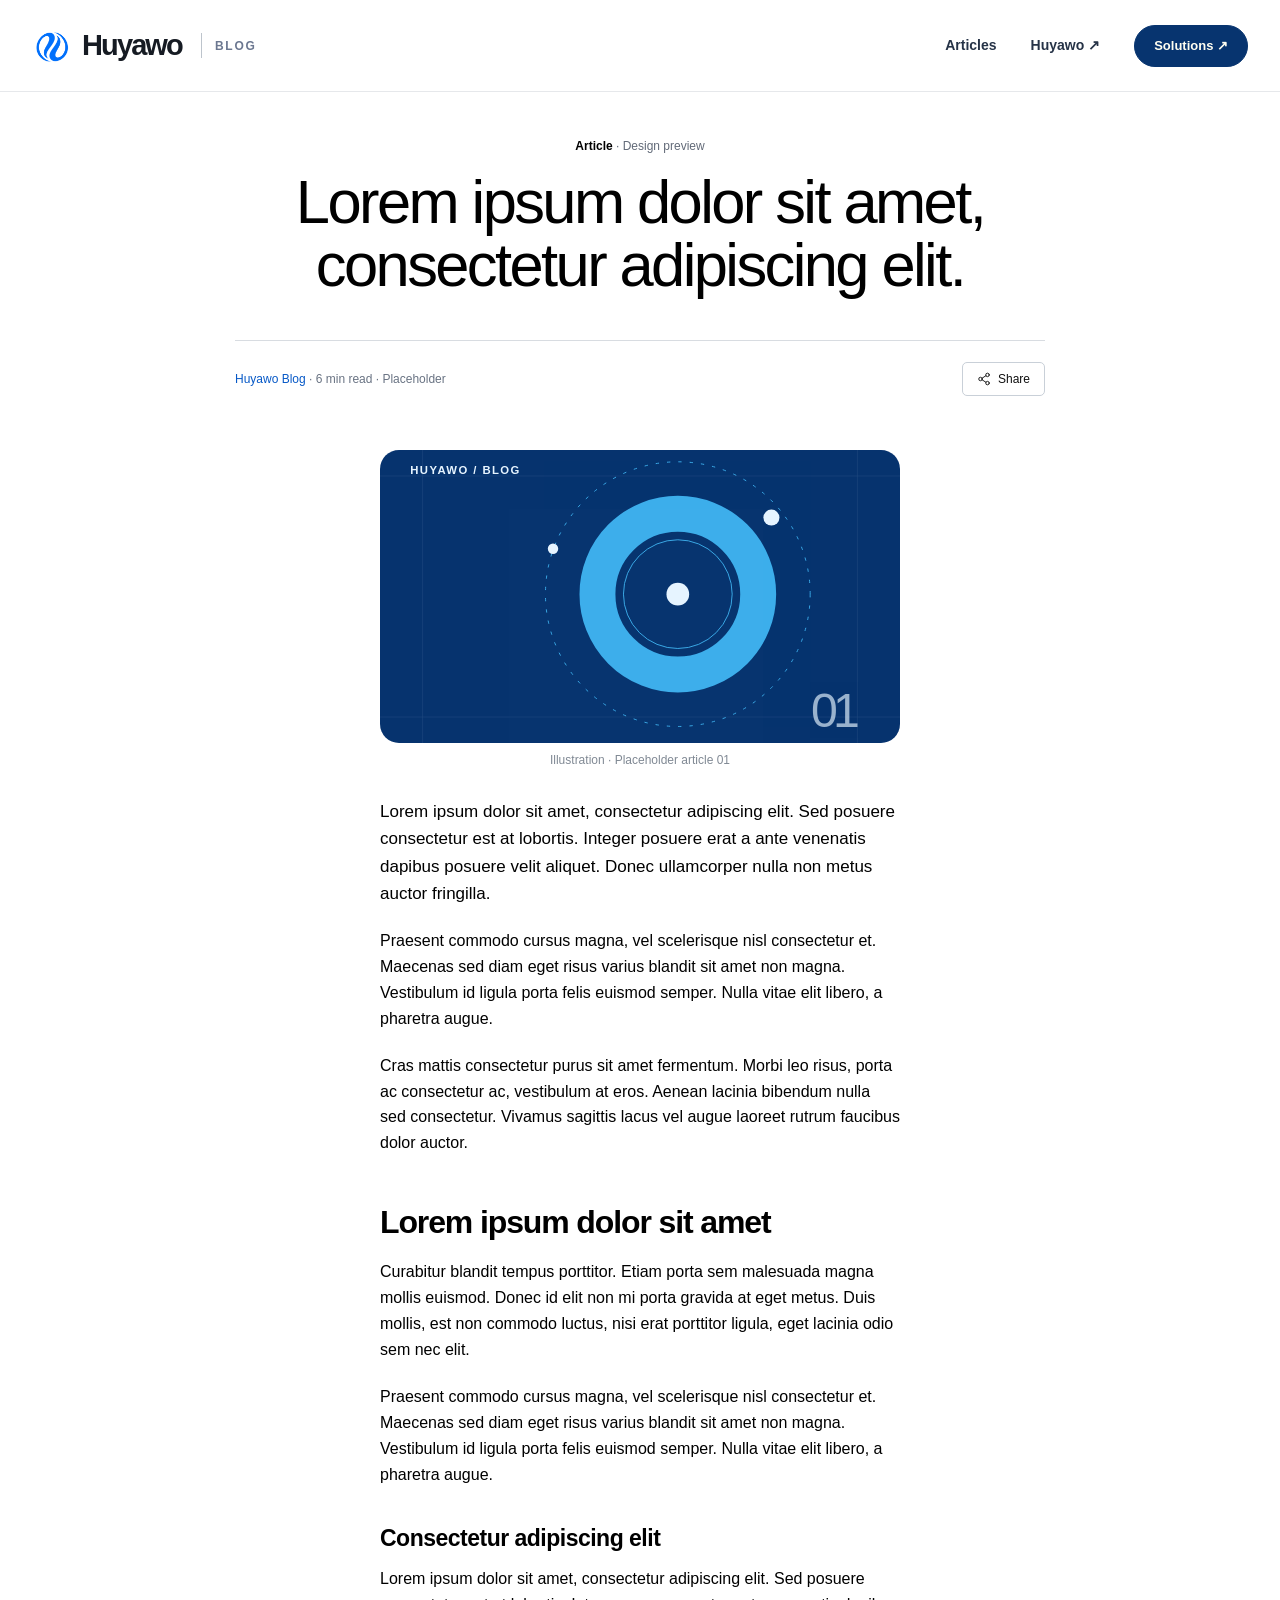
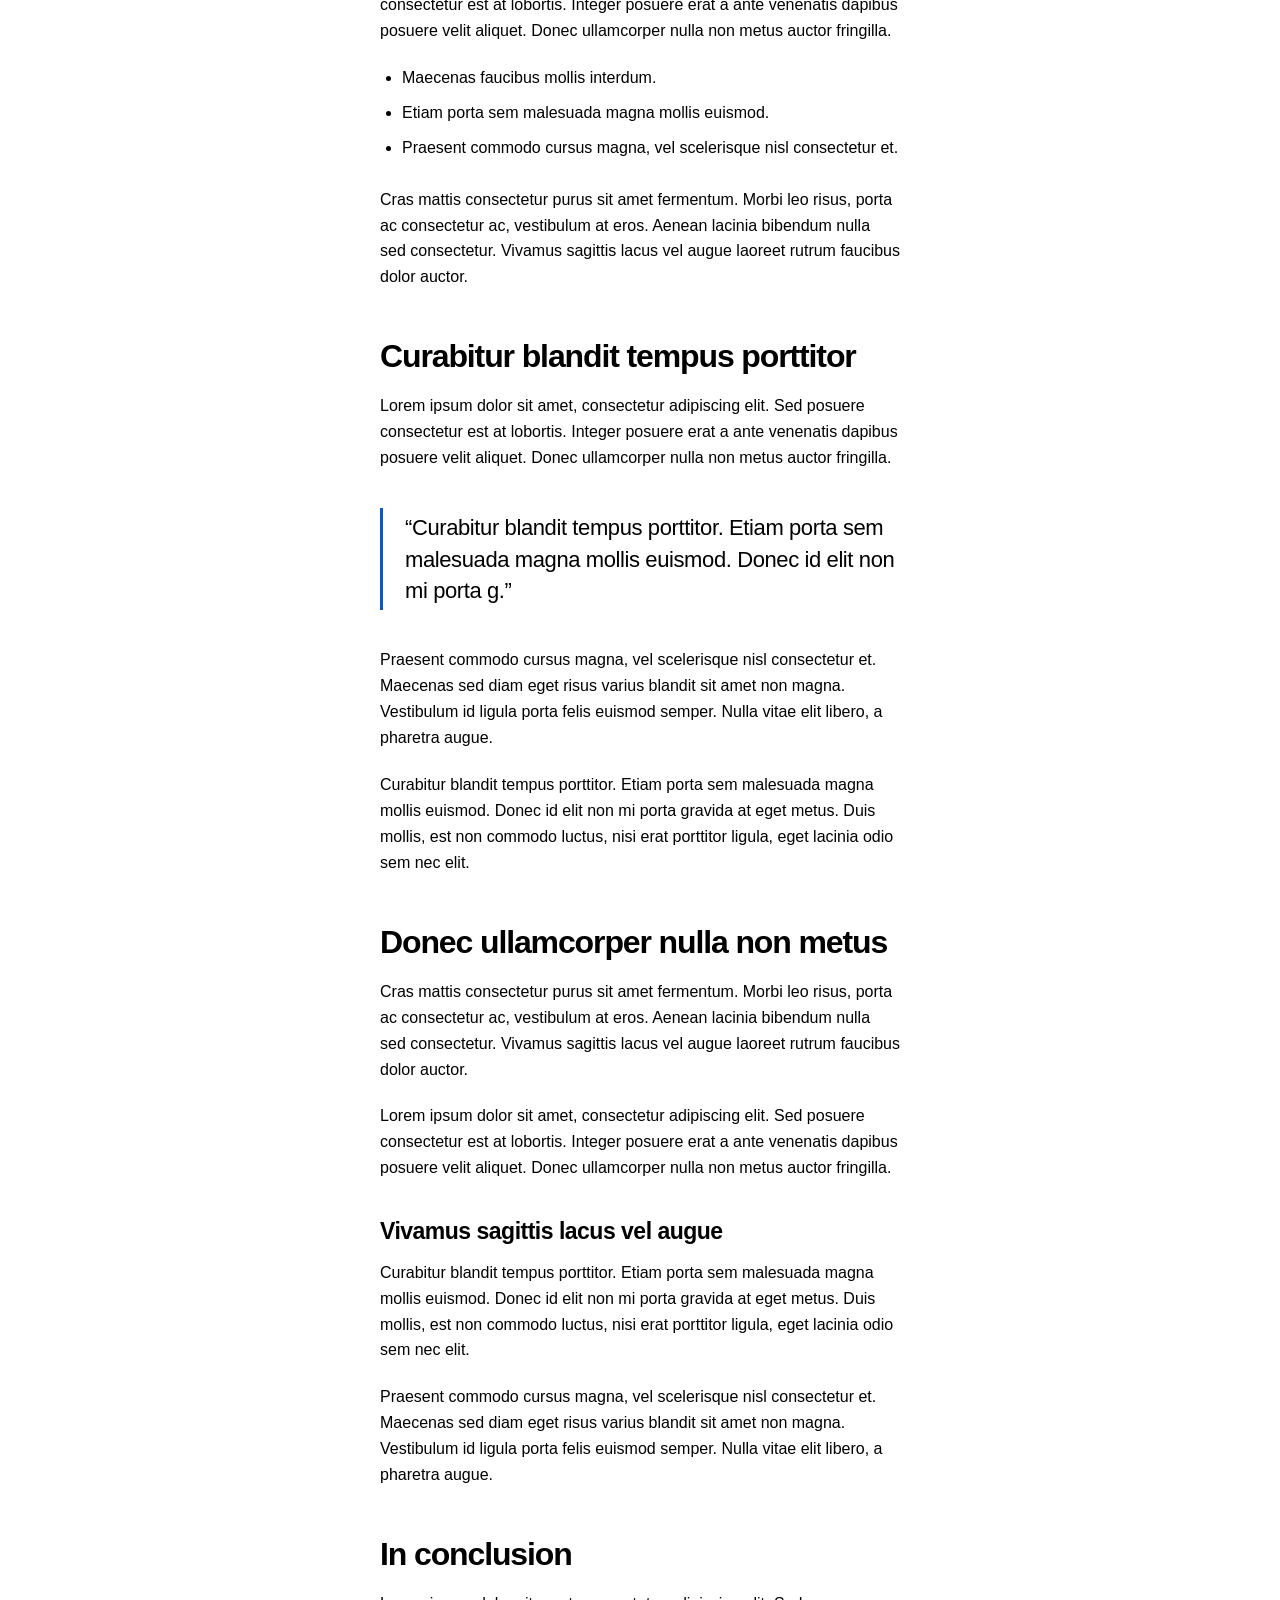
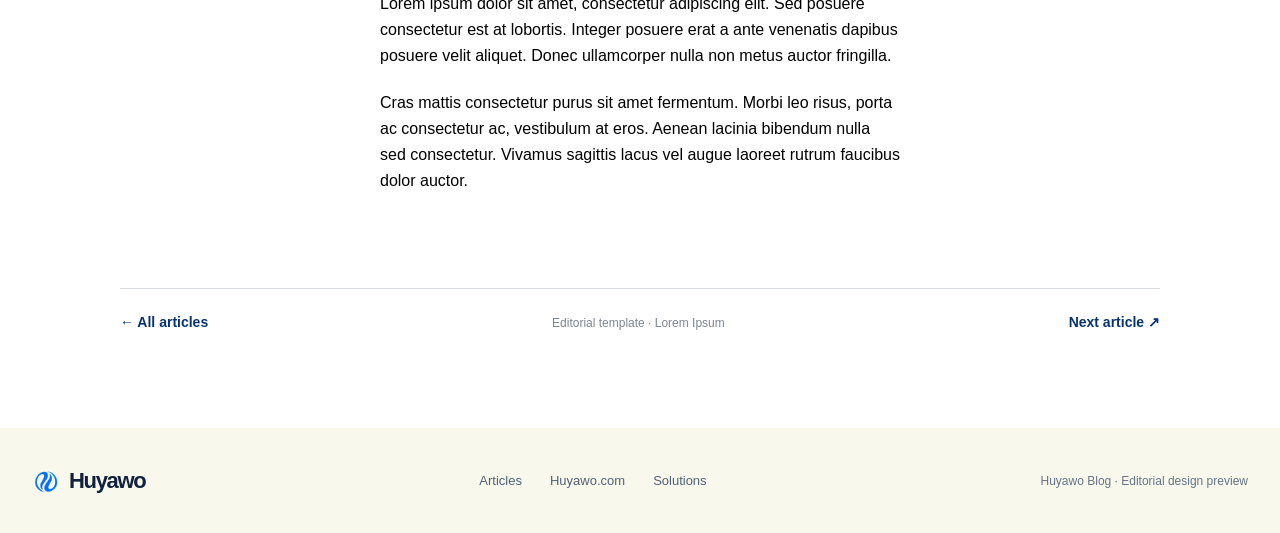
<file: posts/lorem-ipsum-dolor-sit-amet/index.html>
<!doctype html><html lang="en"><head><script async src="https://www.googletagmanager.com/gtag/js?id=G-1YGL6PR2VJ"></script><script>window.dataLayer=window.dataLayer||[];function gtag(){dataLayer.push(arguments);}gtag('js',new Date());gtag('config','G-1YGL6PR2VJ');</script><meta charset="utf-8"><meta name="viewport" content="width=device-width,initial-scale=1"><title>Lorem ipsum dolor sit amet, consectetur adipiscing elit. — Huyawo Blog</title><meta name="description" content="Demonstration article using Lorem Ipsum placeholder text for Huyawo Blog."><meta name="theme-color" content="#f8f8ec"><meta name="robots" content="noindex,follow"><link rel="icon" type="image/png" href="../../assets/huyawo-mark.png"><link rel="stylesheet" href="../../assets/site.css"><link rel="canonical" href="https://blog.huyawo.com/posts/lorem-ipsum-dolor-sit-amet/"><script src="../../assets/site.js" defer></script></head><body class="reading"><header class="site-header"><div class="header-inner"><a class="brand" href="../../index.html" aria-label="Huyawo Blog home"><img class="brand-mark" src="../../assets/huyawo-mark.png" alt="" width="40" height="40"><span class="brand-word">Huyawo</span><span class="brand-divider" aria-hidden="true"></span><span class="brand-section">Blog</span></a><button class="mobile-menu" aria-controls="site-navigation" aria-expanded="false" type="button">Menu</button><nav id="site-navigation" class="site-nav" aria-label="Main navigation"><a href="../../index.html#articles">Articles</a><a href="https://huyawo.com/" rel="noopener">Huyawo ↗</a><a class="nav-cta" href="https://solutions.huyawo.com/" rel="noopener">Solutions ↗</a></nav></div></header><main><article><header class="article-head"><p class="article-kicker"><strong>Article</strong> · Design preview</p><h1 class="article-title">Lorem ipsum dolor sit amet, consectetur adipiscing elit.</h1><div class="article-meta"><p class="author-line"><a href="../../index.html">Huyawo Blog</a> · 6 min read · Placeholder</p><button class="share-button" type="button" aria-label="Share this article"><svg viewBox="0 0 24 24" fill="none" stroke="currentColor" stroke-width="1.6" stroke-linecap="round" stroke-linejoin="round" aria-hidden="true"><circle cx="18" cy="5" r="3"/><circle cx="6" cy="12" r="3"/><circle cx="18" cy="19" r="3"/><path d="M8.8 10.6l6.4-4.2M8.8 13.4l6.4 4.2"/></svg><span class="share-text">Share</span></button></div></header><div class="article-body"><figure class="article-hero-image"><img src="../../assets/cover-01.svg" alt="Abstract geometric illustration for this sample article" width="1100" height="670"><figcaption>Illustration · Placeholder article 01</figcaption></figure><p class="lead">Lorem ipsum dolor sit amet, consectetur adipiscing elit. Sed posuere consectetur est at lobortis. Integer posuere erat a ante venenatis dapibus posuere velit aliquet. Donec ullamcorper nulla non metus auctor fringilla.</p><p>Praesent commodo cursus magna, vel scelerisque nisl consectetur et. Maecenas sed diam eget risus varius blandit sit amet non magna. Vestibulum id ligula porta felis euismod semper. Nulla vitae elit libero, a pharetra augue.</p><p>Cras mattis consectetur purus sit amet fermentum. Morbi leo risus, porta ac consectetur ac, vestibulum at eros. Aenean lacinia bibendum nulla sed consectetur. Vivamus sagittis lacus vel augue laoreet rutrum faucibus dolor auctor.</p><h2>Lorem ipsum dolor sit amet</h2><p>Curabitur blandit tempus porttitor. Etiam porta sem malesuada magna mollis euismod. Donec id elit non mi porta gravida at eget metus. Duis mollis, est non commodo luctus, nisi erat porttitor ligula, eget lacinia odio sem nec elit.</p><p>Praesent commodo cursus magna, vel scelerisque nisl consectetur et. Maecenas sed diam eget risus varius blandit sit amet non magna. Vestibulum id ligula porta felis euismod semper. Nulla vitae elit libero, a pharetra augue.</p><h3>Consectetur adipiscing elit</h3><p>Lorem ipsum dolor sit amet, consectetur adipiscing elit. Sed posuere consectetur est at lobortis. Integer posuere erat a ante venenatis dapibus posuere velit aliquet. Donec ullamcorper nulla non metus auctor fringilla.</p><ul><li>Maecenas faucibus mollis interdum.</li><li>Etiam porta sem malesuada magna mollis euismod.</li><li>Praesent commodo cursus magna, vel scelerisque nisl consectetur et.</li></ul><p>Cras mattis consectetur purus sit amet fermentum. Morbi leo risus, porta ac consectetur ac, vestibulum at eros. Aenean lacinia bibendum nulla sed consectetur. Vivamus sagittis lacus vel augue laoreet rutrum faucibus dolor auctor.</p><h2>Curabitur blandit tempus porttitor</h2><p>Lorem ipsum dolor sit amet, consectetur adipiscing elit. Sed posuere consectetur est at lobortis. Integer posuere erat a ante venenatis dapibus posuere velit aliquet. Donec ullamcorper nulla non metus auctor fringilla.</p><blockquote>“Curabitur blandit tempus porttitor. Etiam porta sem malesuada magna mollis euismod. Donec id elit non mi porta g.”</blockquote><p>Praesent commodo cursus magna, vel scelerisque nisl consectetur et. Maecenas sed diam eget risus varius blandit sit amet non magna. Vestibulum id ligula porta felis euismod semper. Nulla vitae elit libero, a pharetra augue.</p><p>Curabitur blandit tempus porttitor. Etiam porta sem malesuada magna mollis euismod. Donec id elit non mi porta gravida at eget metus. Duis mollis, est non commodo luctus, nisi erat porttitor ligula, eget lacinia odio sem nec elit.</p><h2>Donec ullamcorper nulla non metus</h2><p>Cras mattis consectetur purus sit amet fermentum. Morbi leo risus, porta ac consectetur ac, vestibulum at eros. Aenean lacinia bibendum nulla sed consectetur. Vivamus sagittis lacus vel augue laoreet rutrum faucibus dolor auctor.</p><p>Lorem ipsum dolor sit amet, consectetur adipiscing elit. Sed posuere consectetur est at lobortis. Integer posuere erat a ante venenatis dapibus posuere velit aliquet. Donec ullamcorper nulla non metus auctor fringilla.</p><h3>Vivamus sagittis lacus vel augue</h3><p>Curabitur blandit tempus porttitor. Etiam porta sem malesuada magna mollis euismod. Donec id elit non mi porta gravida at eget metus. Duis mollis, est non commodo luctus, nisi erat porttitor ligula, eget lacinia odio sem nec elit.</p><p>Praesent commodo cursus magna, vel scelerisque nisl consectetur et. Maecenas sed diam eget risus varius blandit sit amet non magna. Vestibulum id ligula porta felis euismod semper. Nulla vitae elit libero, a pharetra augue.</p><h2>In conclusion</h2><p>Lorem ipsum dolor sit amet, consectetur adipiscing elit. Sed posuere consectetur est at lobortis. Integer posuere erat a ante venenatis dapibus posuere velit aliquet. Donec ullamcorper nulla non metus auctor fringilla.</p><p>Cras mattis consectetur purus sit amet fermentum. Morbi leo risus, porta ac consectetur ac, vestibulum at eros. Aenean lacinia bibendum nulla sed consectetur. Vivamus sagittis lacus vel augue laoreet rutrum faucibus dolor auctor.</p></div></article><div class="article-tail"><a href="../../index.html#articles">← All articles</a><p>Editorial template · Lorem Ipsum</p><a href="../curabitur-blandit-tempus/index.html">Next article ↗</a></div></main><footer class="site-footer"><div class="shell footer-inner"><a class="footer-brand" href="../../index.html"><img src="../../assets/huyawo-mark.png" alt="" width="28" height="28"><span>Huyawo</span></a><nav class="footer-nav" aria-label="Footer"><a href="../../index.html#articles">Articles</a><a href="https://huyawo.com/">Huyawo.com</a><a href="https://solutions.huyawo.com/">Solutions</a></nav><span class="footer-meta">Huyawo Blog · Editorial design preview</span></div></footer></body></html>
</file>
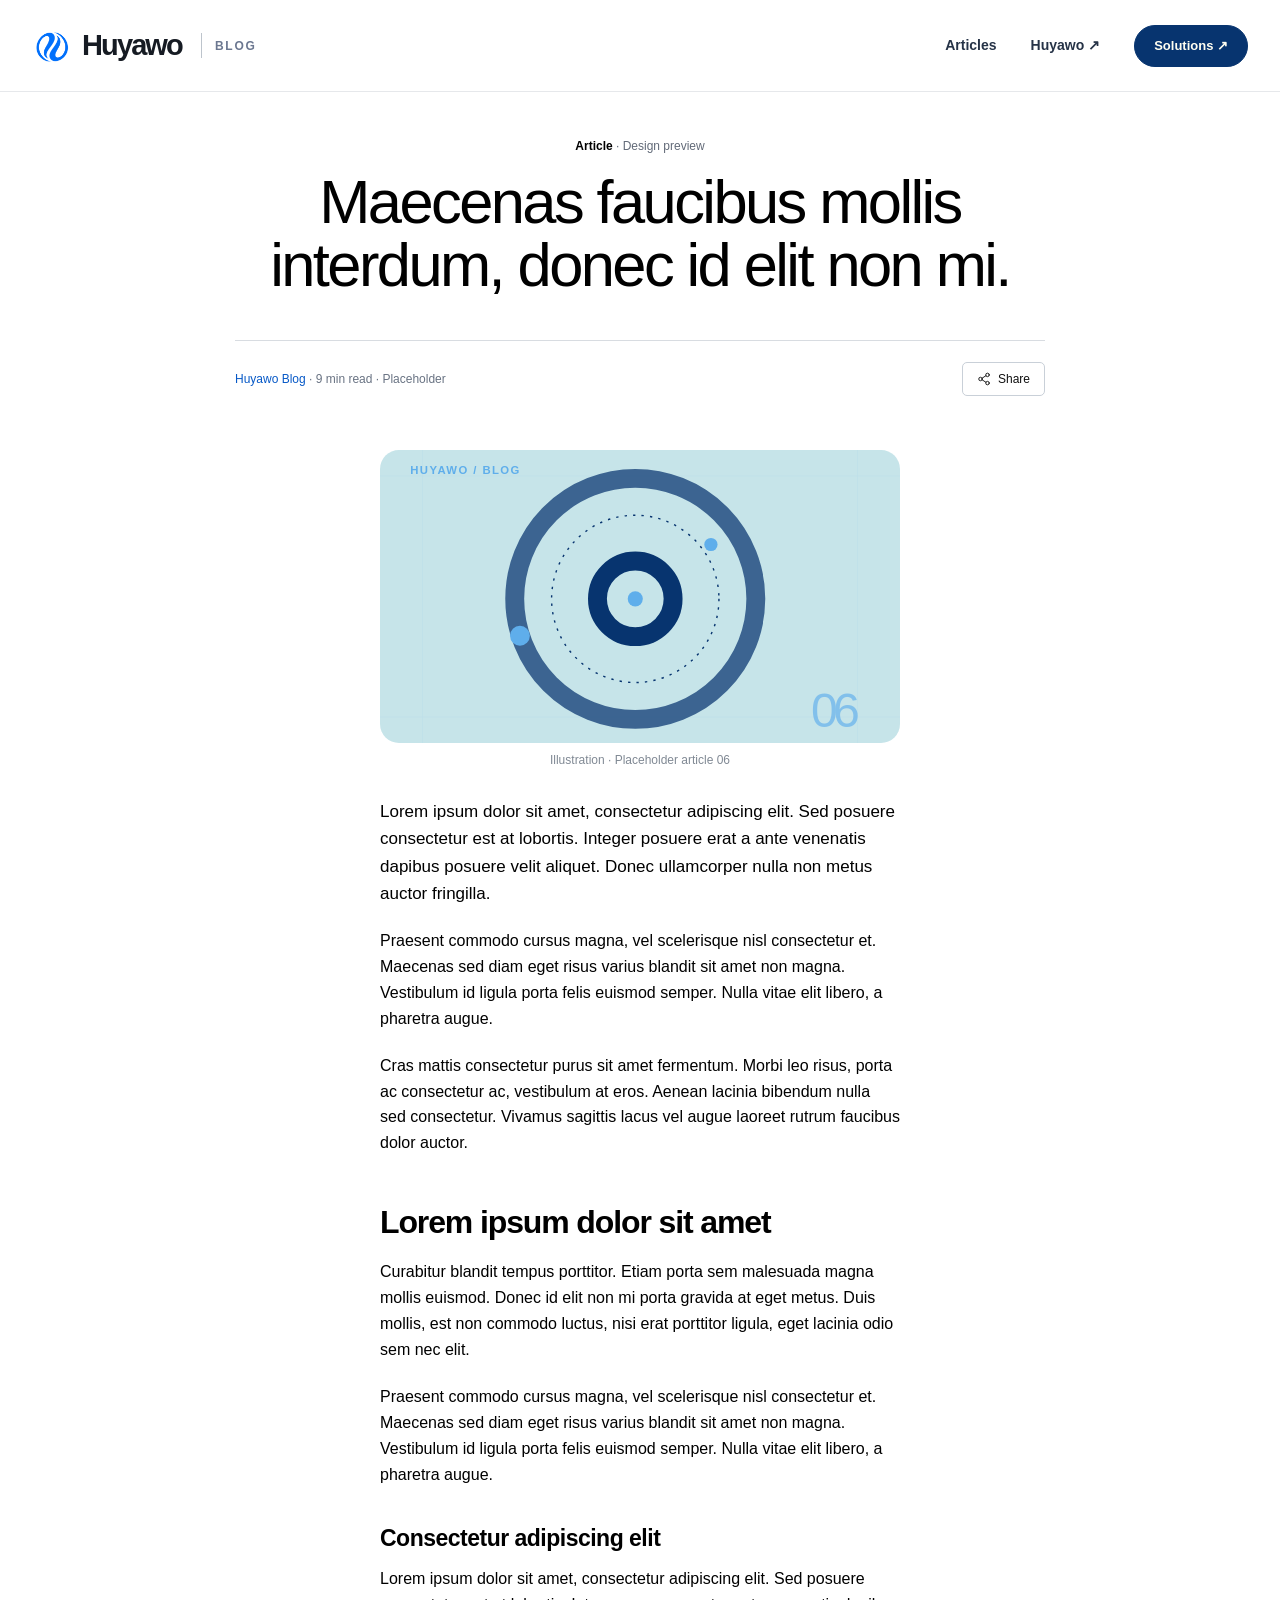
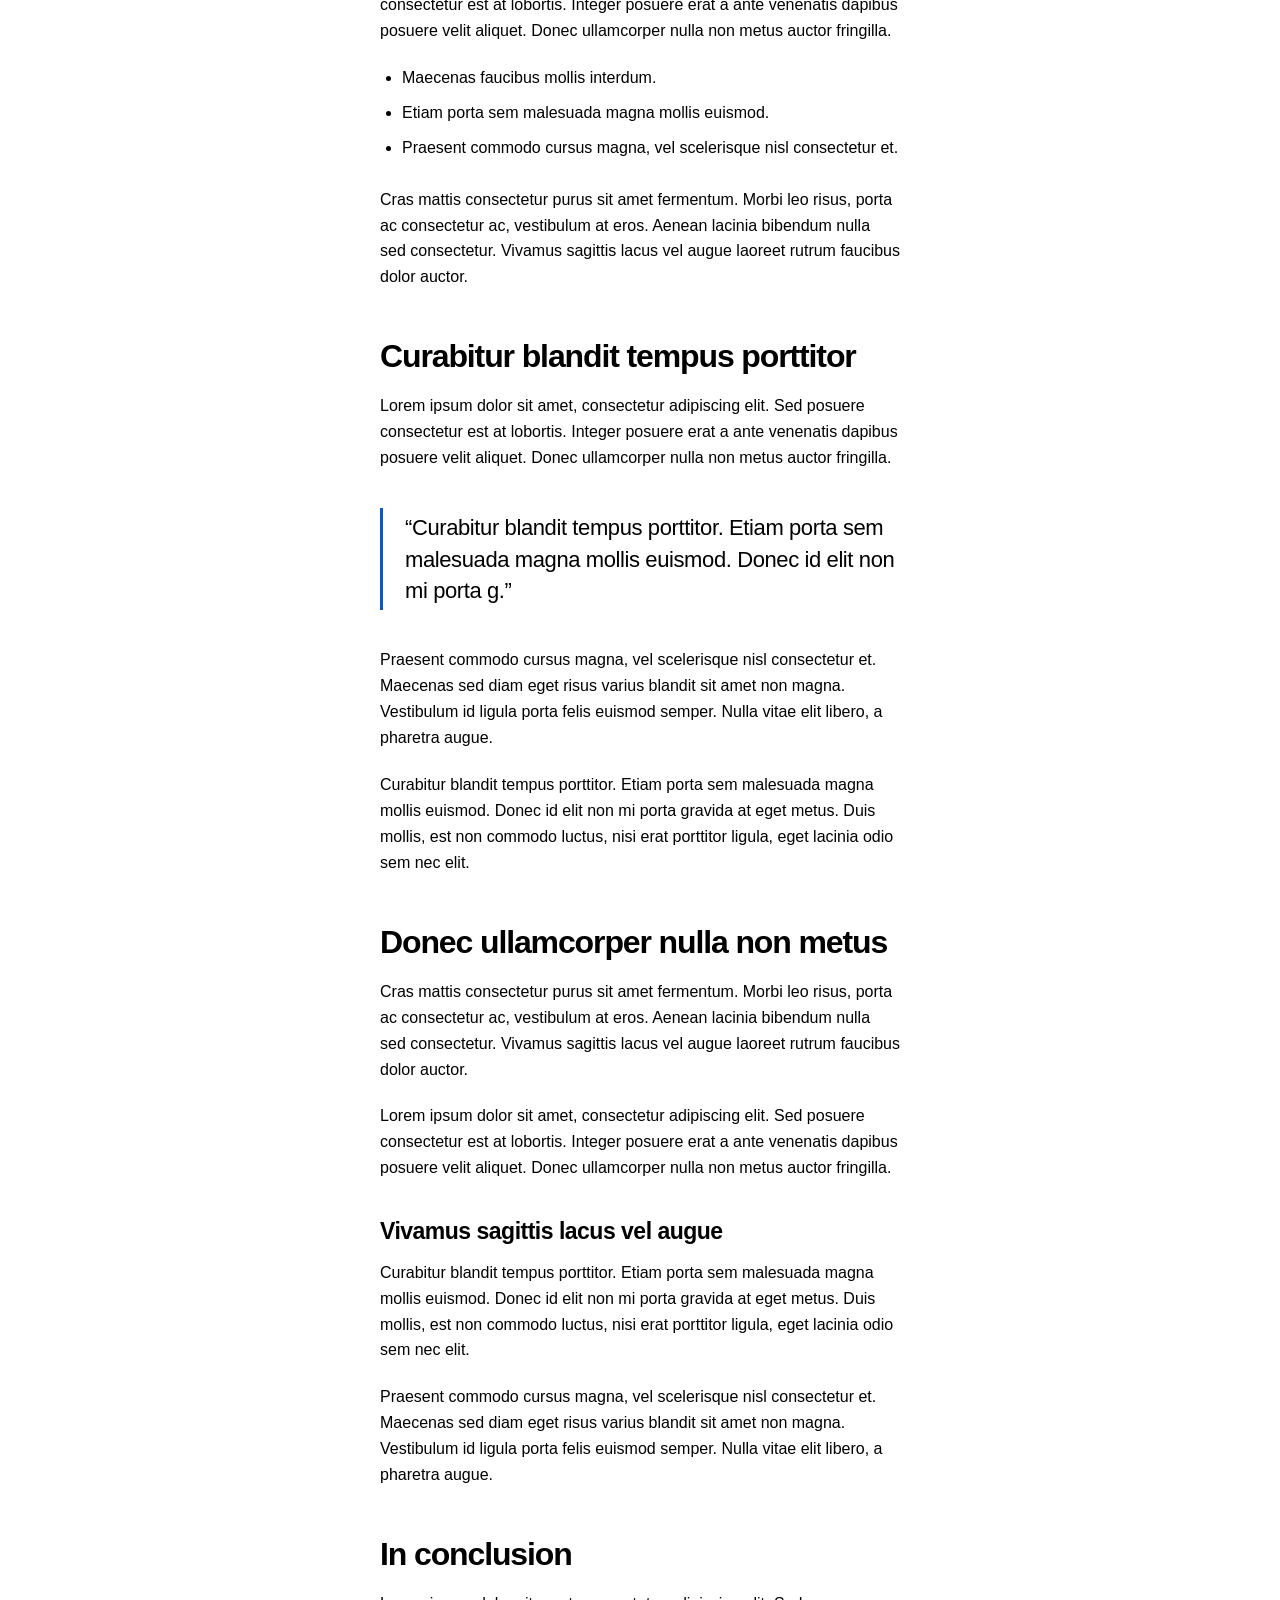
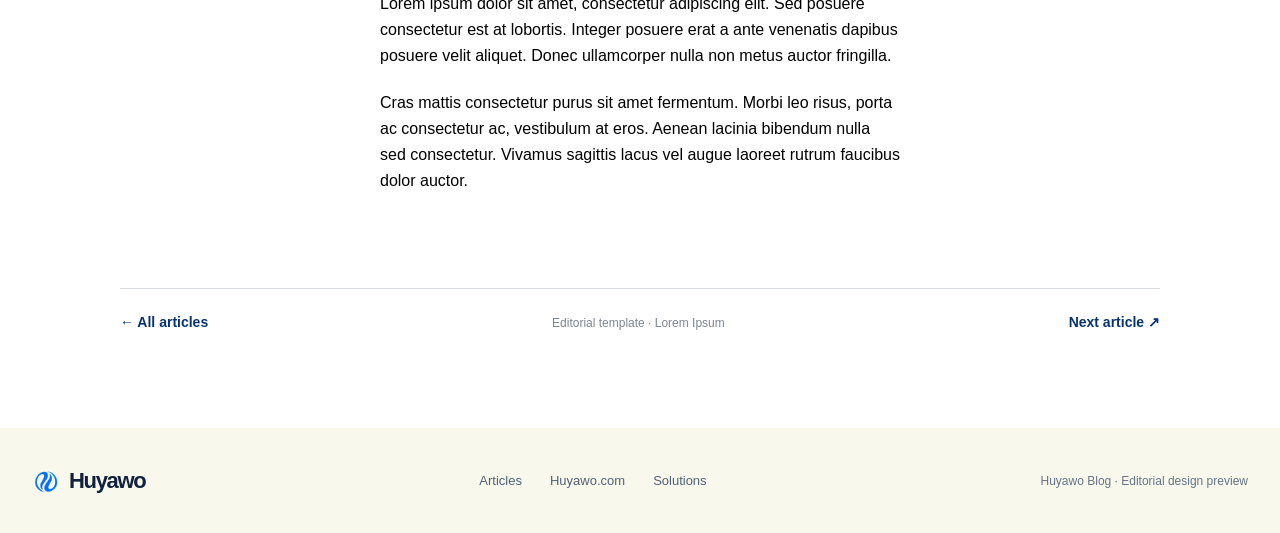
<file: posts/maecenas-faucibus-mollis/index.html>
<!doctype html><html lang="en"><head><script async src="https://www.googletagmanager.com/gtag/js?id=G-1YGL6PR2VJ"></script><script>window.dataLayer=window.dataLayer||[];function gtag(){dataLayer.push(arguments);}gtag('js',new Date());gtag('config','G-1YGL6PR2VJ');</script><meta charset="utf-8"><meta name="viewport" content="width=device-width,initial-scale=1"><title>Maecenas faucibus mollis interdum, donec id elit non mi. — Huyawo Blog</title><meta name="description" content="Demonstration article using Lorem Ipsum placeholder text for Huyawo Blog."><meta name="theme-color" content="#f8f8ec"><meta name="robots" content="noindex,follow"><link rel="icon" type="image/png" href="../../assets/huyawo-mark.png"><link rel="stylesheet" href="../../assets/site.css"><link rel="canonical" href="https://blog.huyawo.com/posts/maecenas-faucibus-mollis/"><script src="../../assets/site.js" defer></script></head><body class="reading"><header class="site-header"><div class="header-inner"><a class="brand" href="../../index.html" aria-label="Huyawo Blog home"><img class="brand-mark" src="../../assets/huyawo-mark.png" alt="" width="40" height="40"><span class="brand-word">Huyawo</span><span class="brand-divider" aria-hidden="true"></span><span class="brand-section">Blog</span></a><button class="mobile-menu" aria-controls="site-navigation" aria-expanded="false" type="button">Menu</button><nav id="site-navigation" class="site-nav" aria-label="Main navigation"><a href="../../index.html#articles">Articles</a><a href="https://huyawo.com/" rel="noopener">Huyawo ↗</a><a class="nav-cta" href="https://solutions.huyawo.com/" rel="noopener">Solutions ↗</a></nav></div></header><main><article><header class="article-head"><p class="article-kicker"><strong>Article</strong> · Design preview</p><h1 class="article-title">Maecenas faucibus mollis interdum, donec id elit non mi.</h1><div class="article-meta"><p class="author-line"><a href="../../index.html">Huyawo Blog</a> · 9 min read · Placeholder</p><button class="share-button" type="button" aria-label="Share this article"><svg viewBox="0 0 24 24" fill="none" stroke="currentColor" stroke-width="1.6" stroke-linecap="round" stroke-linejoin="round" aria-hidden="true"><circle cx="18" cy="5" r="3"/><circle cx="6" cy="12" r="3"/><circle cx="18" cy="19" r="3"/><path d="M8.8 10.6l6.4-4.2M8.8 13.4l6.4 4.2"/></svg><span class="share-text">Share</span></button></div></header><div class="article-body"><figure class="article-hero-image"><img src="../../assets/cover-06.svg" alt="Abstract geometric illustration for this sample article" width="1100" height="670"><figcaption>Illustration · Placeholder article 06</figcaption></figure><p class="lead">Lorem ipsum dolor sit amet, consectetur adipiscing elit. Sed posuere consectetur est at lobortis. Integer posuere erat a ante venenatis dapibus posuere velit aliquet. Donec ullamcorper nulla non metus auctor fringilla.</p><p>Praesent commodo cursus magna, vel scelerisque nisl consectetur et. Maecenas sed diam eget risus varius blandit sit amet non magna. Vestibulum id ligula porta felis euismod semper. Nulla vitae elit libero, a pharetra augue.</p><p>Cras mattis consectetur purus sit amet fermentum. Morbi leo risus, porta ac consectetur ac, vestibulum at eros. Aenean lacinia bibendum nulla sed consectetur. Vivamus sagittis lacus vel augue laoreet rutrum faucibus dolor auctor.</p><h2>Lorem ipsum dolor sit amet</h2><p>Curabitur blandit tempus porttitor. Etiam porta sem malesuada magna mollis euismod. Donec id elit non mi porta gravida at eget metus. Duis mollis, est non commodo luctus, nisi erat porttitor ligula, eget lacinia odio sem nec elit.</p><p>Praesent commodo cursus magna, vel scelerisque nisl consectetur et. Maecenas sed diam eget risus varius blandit sit amet non magna. Vestibulum id ligula porta felis euismod semper. Nulla vitae elit libero, a pharetra augue.</p><h3>Consectetur adipiscing elit</h3><p>Lorem ipsum dolor sit amet, consectetur adipiscing elit. Sed posuere consectetur est at lobortis. Integer posuere erat a ante venenatis dapibus posuere velit aliquet. Donec ullamcorper nulla non metus auctor fringilla.</p><ul><li>Maecenas faucibus mollis interdum.</li><li>Etiam porta sem malesuada magna mollis euismod.</li><li>Praesent commodo cursus magna, vel scelerisque nisl consectetur et.</li></ul><p>Cras mattis consectetur purus sit amet fermentum. Morbi leo risus, porta ac consectetur ac, vestibulum at eros. Aenean lacinia bibendum nulla sed consectetur. Vivamus sagittis lacus vel augue laoreet rutrum faucibus dolor auctor.</p><h2>Curabitur blandit tempus porttitor</h2><p>Lorem ipsum dolor sit amet, consectetur adipiscing elit. Sed posuere consectetur est at lobortis. Integer posuere erat a ante venenatis dapibus posuere velit aliquet. Donec ullamcorper nulla non metus auctor fringilla.</p><blockquote>“Curabitur blandit tempus porttitor. Etiam porta sem malesuada magna mollis euismod. Donec id elit non mi porta g.”</blockquote><p>Praesent commodo cursus magna, vel scelerisque nisl consectetur et. Maecenas sed diam eget risus varius blandit sit amet non magna. Vestibulum id ligula porta felis euismod semper. Nulla vitae elit libero, a pharetra augue.</p><p>Curabitur blandit tempus porttitor. Etiam porta sem malesuada magna mollis euismod. Donec id elit non mi porta gravida at eget metus. Duis mollis, est non commodo luctus, nisi erat porttitor ligula, eget lacinia odio sem nec elit.</p><h2>Donec ullamcorper nulla non metus</h2><p>Cras mattis consectetur purus sit amet fermentum. Morbi leo risus, porta ac consectetur ac, vestibulum at eros. Aenean lacinia bibendum nulla sed consectetur. Vivamus sagittis lacus vel augue laoreet rutrum faucibus dolor auctor.</p><p>Lorem ipsum dolor sit amet, consectetur adipiscing elit. Sed posuere consectetur est at lobortis. Integer posuere erat a ante venenatis dapibus posuere velit aliquet. Donec ullamcorper nulla non metus auctor fringilla.</p><h3>Vivamus sagittis lacus vel augue</h3><p>Curabitur blandit tempus porttitor. Etiam porta sem malesuada magna mollis euismod. Donec id elit non mi porta gravida at eget metus. Duis mollis, est non commodo luctus, nisi erat porttitor ligula, eget lacinia odio sem nec elit.</p><p>Praesent commodo cursus magna, vel scelerisque nisl consectetur et. Maecenas sed diam eget risus varius blandit sit amet non magna. Vestibulum id ligula porta felis euismod semper. Nulla vitae elit libero, a pharetra augue.</p><h2>In conclusion</h2><p>Lorem ipsum dolor sit amet, consectetur adipiscing elit. Sed posuere consectetur est at lobortis. Integer posuere erat a ante venenatis dapibus posuere velit aliquet. Donec ullamcorper nulla non metus auctor fringilla.</p><p>Cras mattis consectetur purus sit amet fermentum. Morbi leo risus, porta ac consectetur ac, vestibulum at eros. Aenean lacinia bibendum nulla sed consectetur. Vivamus sagittis lacus vel augue laoreet rutrum faucibus dolor auctor.</p></div></article><div class="article-tail"><a href="../../index.html#articles">← All articles</a><p>Editorial template · Lorem Ipsum</p><a href="../lorem-ipsum-dolor-sit-amet/index.html">Next article ↗</a></div></main><footer class="site-footer"><div class="shell footer-inner"><a class="footer-brand" href="../../index.html"><img src="../../assets/huyawo-mark.png" alt="" width="28" height="28"><span>Huyawo</span></a><nav class="footer-nav" aria-label="Footer"><a href="../../index.html#articles">Articles</a><a href="https://huyawo.com/">Huyawo.com</a><a href="https://solutions.huyawo.com/">Solutions</a></nav><span class="footer-meta">Huyawo Blog · Editorial design preview</span></div></footer></body></html>
</file>
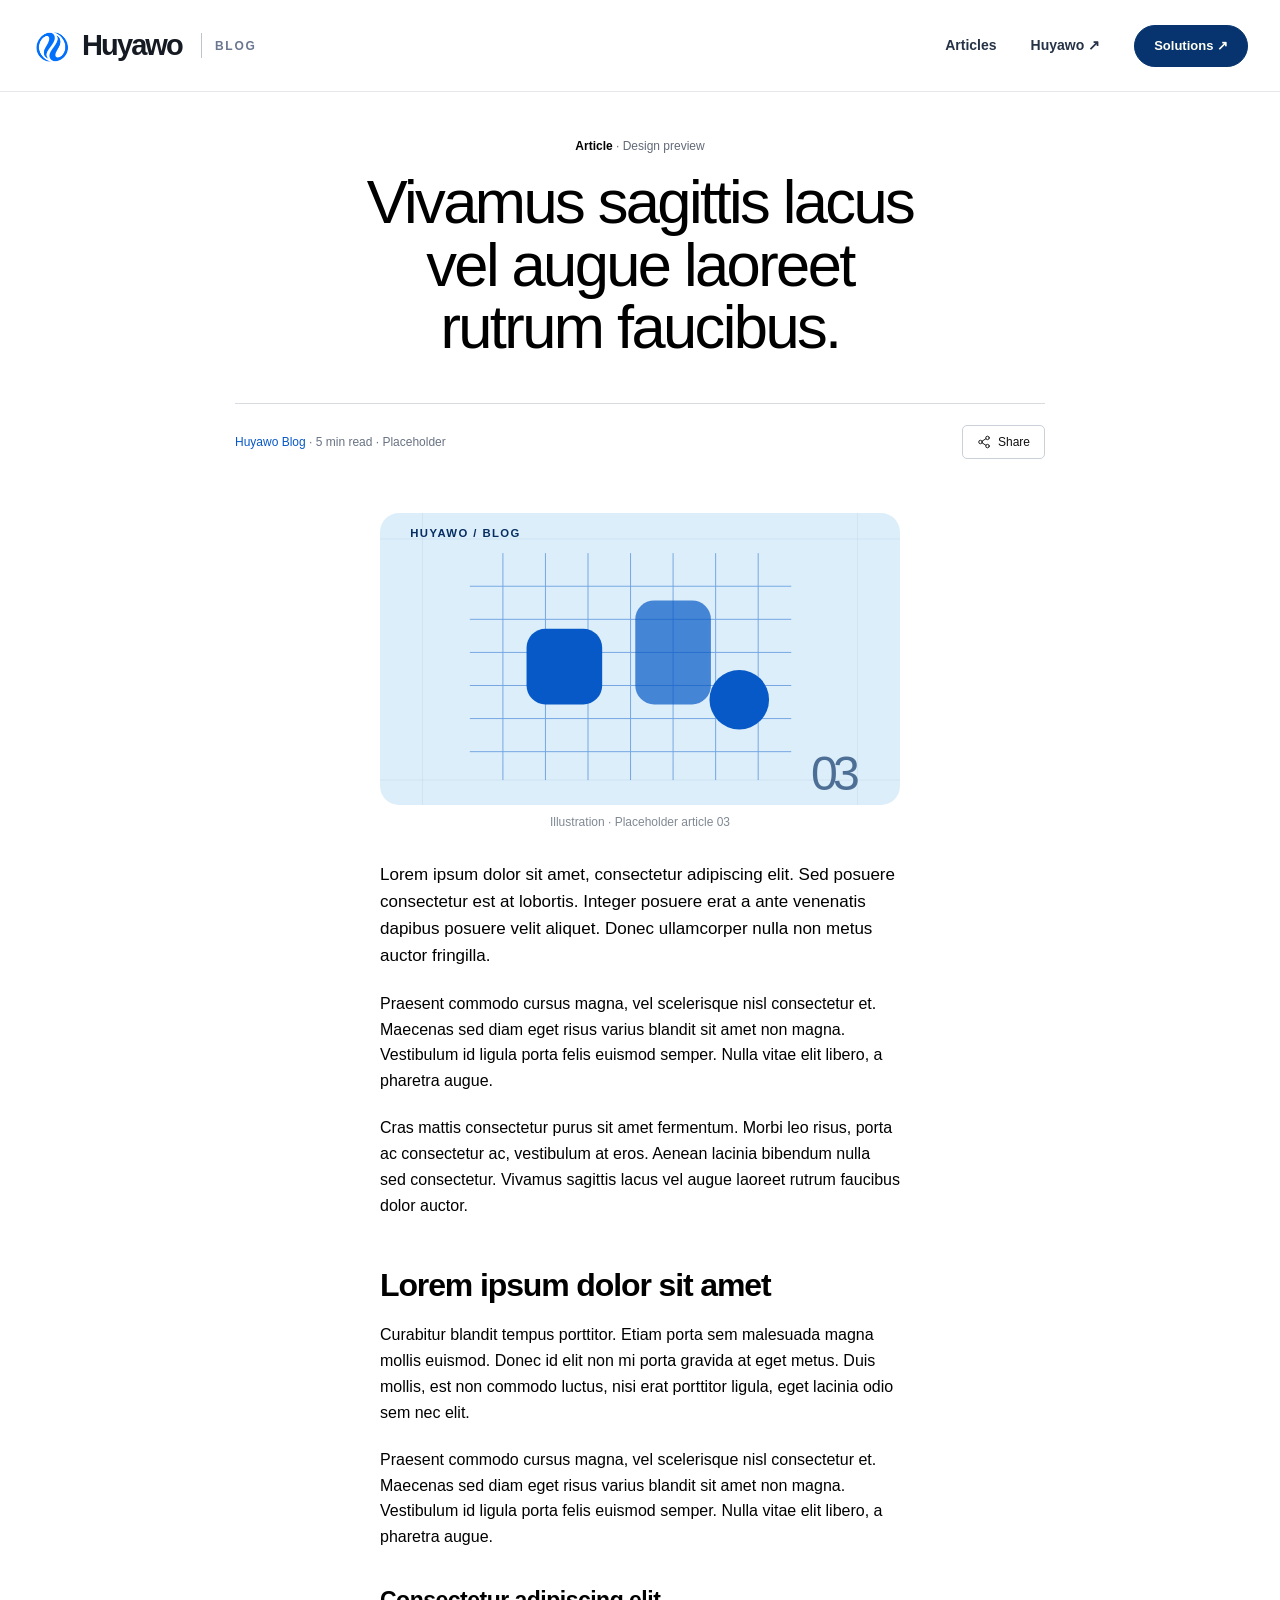
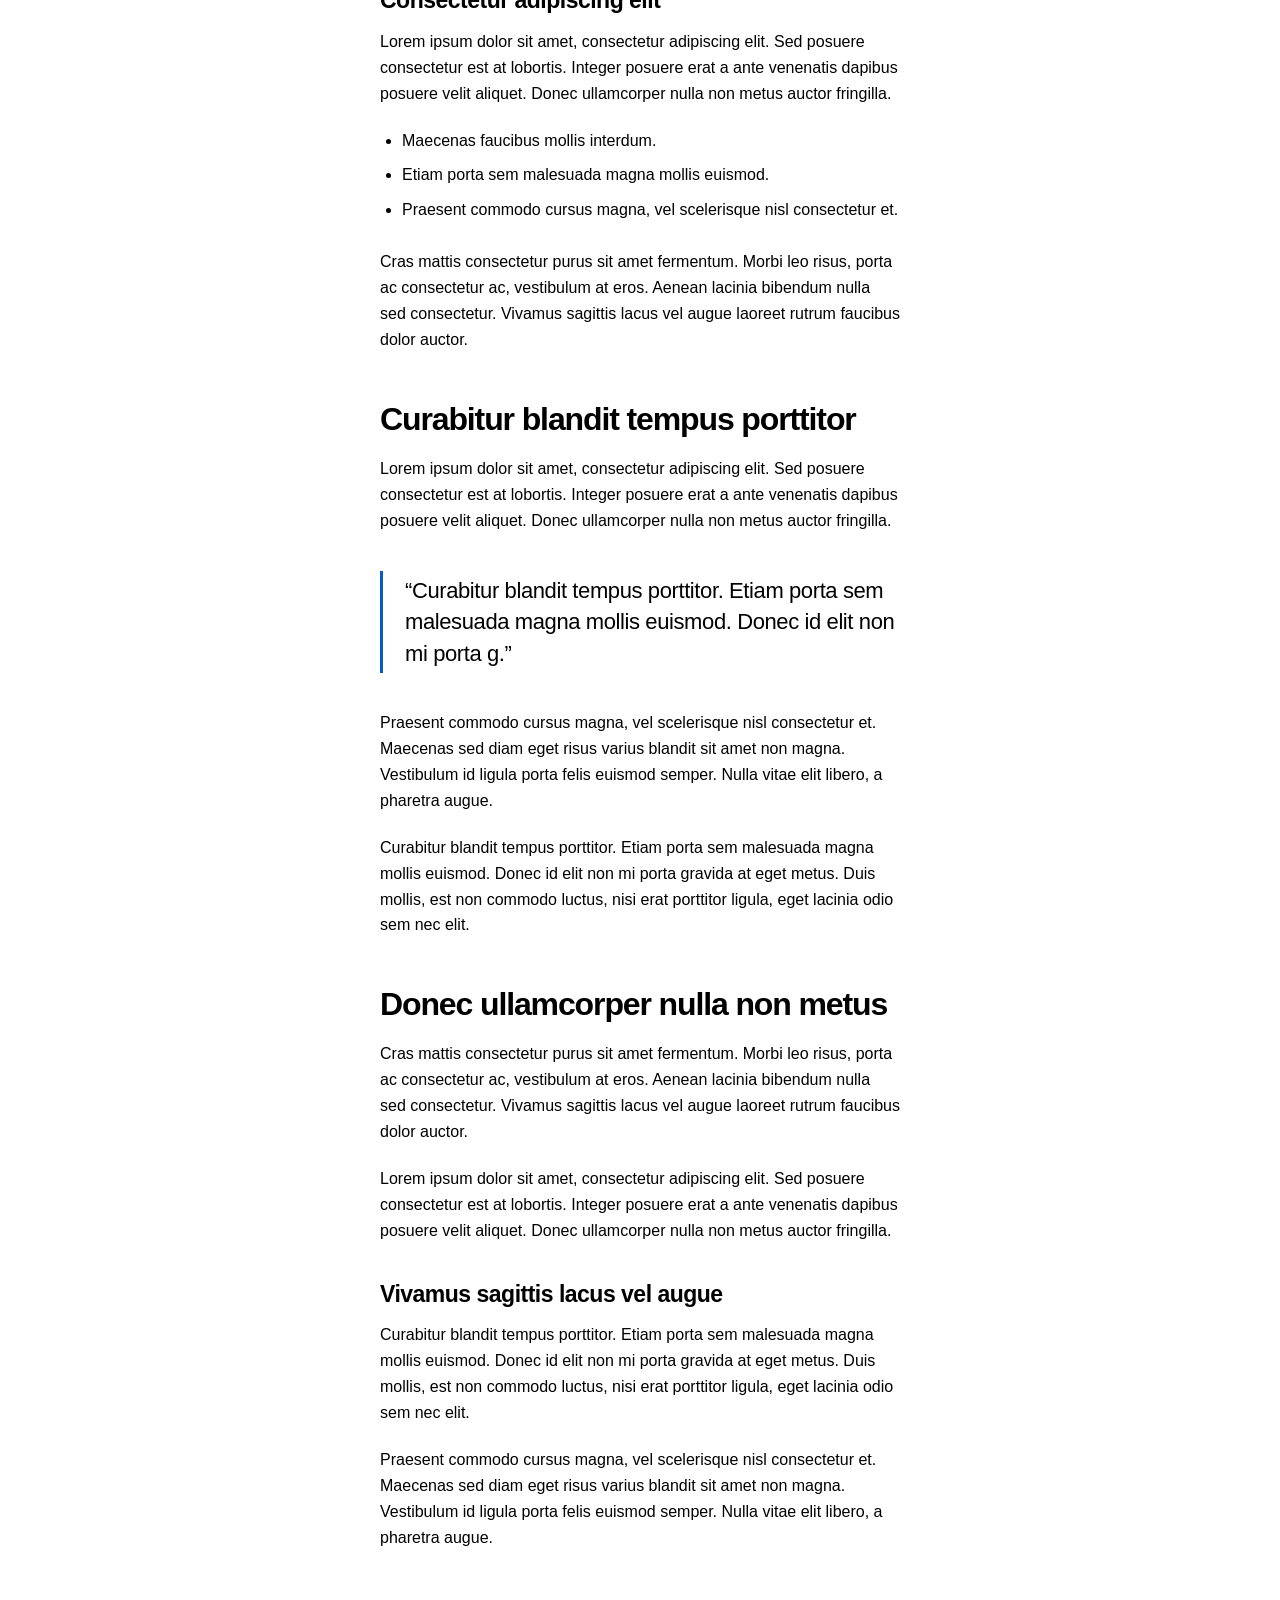
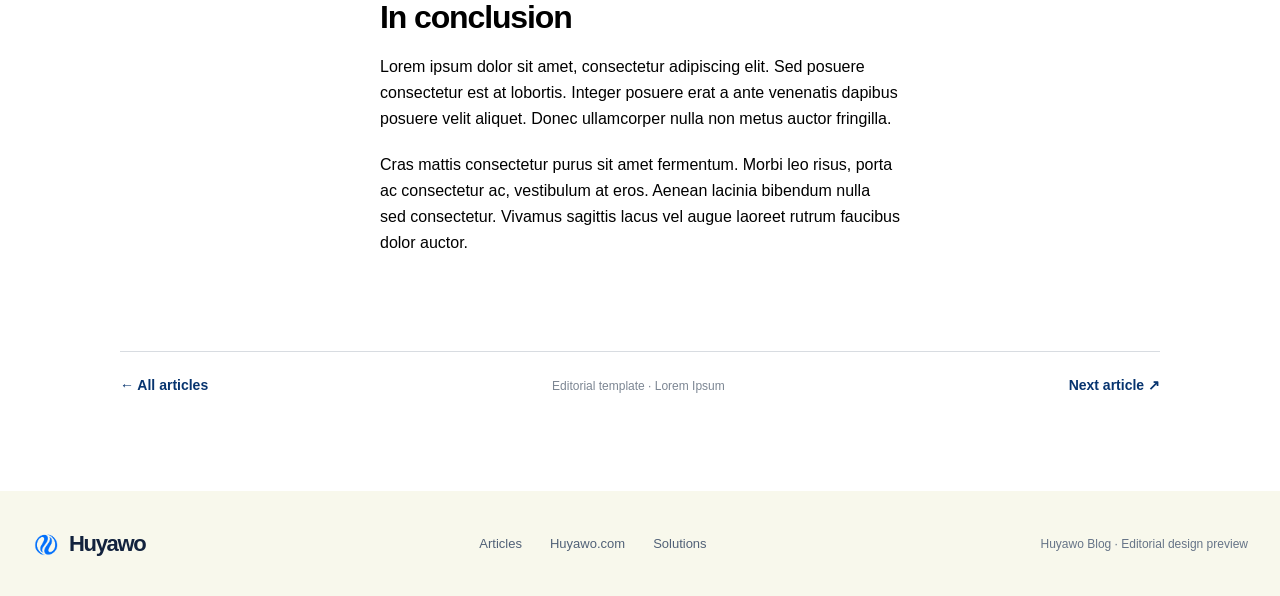
<file: posts/vivamus-sagittis-lacus/index.html>
<!doctype html><html lang="en"><head><script async src="https://www.googletagmanager.com/gtag/js?id=G-1YGL6PR2VJ"></script><script>window.dataLayer=window.dataLayer||[];function gtag(){dataLayer.push(arguments);}gtag('js',new Date());gtag('config','G-1YGL6PR2VJ');</script><meta charset="utf-8"><meta name="viewport" content="width=device-width,initial-scale=1"><title>Vivamus sagittis lacus vel augue laoreet rutrum faucibus. — Huyawo Blog</title><meta name="description" content="Demonstration article using Lorem Ipsum placeholder text for Huyawo Blog."><meta name="theme-color" content="#f8f8ec"><meta name="robots" content="noindex,follow"><link rel="icon" type="image/png" href="../../assets/huyawo-mark.png"><link rel="stylesheet" href="../../assets/site.css"><link rel="canonical" href="https://blog.huyawo.com/posts/vivamus-sagittis-lacus/"><script src="../../assets/site.js" defer></script></head><body class="reading"><header class="site-header"><div class="header-inner"><a class="brand" href="../../index.html" aria-label="Huyawo Blog home"><img class="brand-mark" src="../../assets/huyawo-mark.png" alt="" width="40" height="40"><span class="brand-word">Huyawo</span><span class="brand-divider" aria-hidden="true"></span><span class="brand-section">Blog</span></a><button class="mobile-menu" aria-controls="site-navigation" aria-expanded="false" type="button">Menu</button><nav id="site-navigation" class="site-nav" aria-label="Main navigation"><a href="../../index.html#articles">Articles</a><a href="https://huyawo.com/" rel="noopener">Huyawo ↗</a><a class="nav-cta" href="https://solutions.huyawo.com/" rel="noopener">Solutions ↗</a></nav></div></header><main><article><header class="article-head"><p class="article-kicker"><strong>Article</strong> · Design preview</p><h1 class="article-title">Vivamus sagittis lacus vel augue laoreet rutrum faucibus.</h1><div class="article-meta"><p class="author-line"><a href="../../index.html">Huyawo Blog</a> · 5 min read · Placeholder</p><button class="share-button" type="button" aria-label="Share this article"><svg viewBox="0 0 24 24" fill="none" stroke="currentColor" stroke-width="1.6" stroke-linecap="round" stroke-linejoin="round" aria-hidden="true"><circle cx="18" cy="5" r="3"/><circle cx="6" cy="12" r="3"/><circle cx="18" cy="19" r="3"/><path d="M8.8 10.6l6.4-4.2M8.8 13.4l6.4 4.2"/></svg><span class="share-text">Share</span></button></div></header><div class="article-body"><figure class="article-hero-image"><img src="../../assets/cover-03.svg" alt="Abstract geometric illustration for this sample article" width="1100" height="670"><figcaption>Illustration · Placeholder article 03</figcaption></figure><p class="lead">Lorem ipsum dolor sit amet, consectetur adipiscing elit. Sed posuere consectetur est at lobortis. Integer posuere erat a ante venenatis dapibus posuere velit aliquet. Donec ullamcorper nulla non metus auctor fringilla.</p><p>Praesent commodo cursus magna, vel scelerisque nisl consectetur et. Maecenas sed diam eget risus varius blandit sit amet non magna. Vestibulum id ligula porta felis euismod semper. Nulla vitae elit libero, a pharetra augue.</p><p>Cras mattis consectetur purus sit amet fermentum. Morbi leo risus, porta ac consectetur ac, vestibulum at eros. Aenean lacinia bibendum nulla sed consectetur. Vivamus sagittis lacus vel augue laoreet rutrum faucibus dolor auctor.</p><h2>Lorem ipsum dolor sit amet</h2><p>Curabitur blandit tempus porttitor. Etiam porta sem malesuada magna mollis euismod. Donec id elit non mi porta gravida at eget metus. Duis mollis, est non commodo luctus, nisi erat porttitor ligula, eget lacinia odio sem nec elit.</p><p>Praesent commodo cursus magna, vel scelerisque nisl consectetur et. Maecenas sed diam eget risus varius blandit sit amet non magna. Vestibulum id ligula porta felis euismod semper. Nulla vitae elit libero, a pharetra augue.</p><h3>Consectetur adipiscing elit</h3><p>Lorem ipsum dolor sit amet, consectetur adipiscing elit. Sed posuere consectetur est at lobortis. Integer posuere erat a ante venenatis dapibus posuere velit aliquet. Donec ullamcorper nulla non metus auctor fringilla.</p><ul><li>Maecenas faucibus mollis interdum.</li><li>Etiam porta sem malesuada magna mollis euismod.</li><li>Praesent commodo cursus magna, vel scelerisque nisl consectetur et.</li></ul><p>Cras mattis consectetur purus sit amet fermentum. Morbi leo risus, porta ac consectetur ac, vestibulum at eros. Aenean lacinia bibendum nulla sed consectetur. Vivamus sagittis lacus vel augue laoreet rutrum faucibus dolor auctor.</p><h2>Curabitur blandit tempus porttitor</h2><p>Lorem ipsum dolor sit amet, consectetur adipiscing elit. Sed posuere consectetur est at lobortis. Integer posuere erat a ante venenatis dapibus posuere velit aliquet. Donec ullamcorper nulla non metus auctor fringilla.</p><blockquote>“Curabitur blandit tempus porttitor. Etiam porta sem malesuada magna mollis euismod. Donec id elit non mi porta g.”</blockquote><p>Praesent commodo cursus magna, vel scelerisque nisl consectetur et. Maecenas sed diam eget risus varius blandit sit amet non magna. Vestibulum id ligula porta felis euismod semper. Nulla vitae elit libero, a pharetra augue.</p><p>Curabitur blandit tempus porttitor. Etiam porta sem malesuada magna mollis euismod. Donec id elit non mi porta gravida at eget metus. Duis mollis, est non commodo luctus, nisi erat porttitor ligula, eget lacinia odio sem nec elit.</p><h2>Donec ullamcorper nulla non metus</h2><p>Cras mattis consectetur purus sit amet fermentum. Morbi leo risus, porta ac consectetur ac, vestibulum at eros. Aenean lacinia bibendum nulla sed consectetur. Vivamus sagittis lacus vel augue laoreet rutrum faucibus dolor auctor.</p><p>Lorem ipsum dolor sit amet, consectetur adipiscing elit. Sed posuere consectetur est at lobortis. Integer posuere erat a ante venenatis dapibus posuere velit aliquet. Donec ullamcorper nulla non metus auctor fringilla.</p><h3>Vivamus sagittis lacus vel augue</h3><p>Curabitur blandit tempus porttitor. Etiam porta sem malesuada magna mollis euismod. Donec id elit non mi porta gravida at eget metus. Duis mollis, est non commodo luctus, nisi erat porttitor ligula, eget lacinia odio sem nec elit.</p><p>Praesent commodo cursus magna, vel scelerisque nisl consectetur et. Maecenas sed diam eget risus varius blandit sit amet non magna. Vestibulum id ligula porta felis euismod semper. Nulla vitae elit libero, a pharetra augue.</p><h2>In conclusion</h2><p>Lorem ipsum dolor sit amet, consectetur adipiscing elit. Sed posuere consectetur est at lobortis. Integer posuere erat a ante venenatis dapibus posuere velit aliquet. Donec ullamcorper nulla non metus auctor fringilla.</p><p>Cras mattis consectetur purus sit amet fermentum. Morbi leo risus, porta ac consectetur ac, vestibulum at eros. Aenean lacinia bibendum nulla sed consectetur. Vivamus sagittis lacus vel augue laoreet rutrum faucibus dolor auctor.</p></div></article><div class="article-tail"><a href="../../index.html#articles">← All articles</a><p>Editorial template · Lorem Ipsum</p><a href="../aenean-lacinia-bibendum/index.html">Next article ↗</a></div></main><footer class="site-footer"><div class="shell footer-inner"><a class="footer-brand" href="../../index.html"><img src="../../assets/huyawo-mark.png" alt="" width="28" height="28"><span>Huyawo</span></a><nav class="footer-nav" aria-label="Footer"><a href="../../index.html#articles">Articles</a><a href="https://huyawo.com/">Huyawo.com</a><a href="https://solutions.huyawo.com/">Solutions</a></nav><span class="footer-meta">Huyawo Blog · Editorial design preview</span></div></footer></body></html>
</file>
<file: assets/site.css>
/* Huyawo Blog — dedicated static editorial system. Brand palette and visual language adapted from user-provided Huyawo Solutions site. */
:root{--ink:#12223d;--ink-strong:#101c31;--blue:#0759c7;--blue-deep:#07346f;--sky:#42b9f6;--mist:#dceefa;--cream:#fffef1;--paper:#f8f8ec;--line:rgba(18,34,61,.16);--muted:#5c6879}
*{box-sizing:border-box}
html{scroll-behavior:smooth;font-family:Helvetica,"Helvetica Neue",Arial,sans-serif}
body{margin:0;background:var(--paper);color:var(--ink);font-family:Helvetica,"Helvetica Neue",Arial,sans-serif;font-size:16px;line-height:1.5;-webkit-font-smoothing:antialiased}
body,button,input{font-family:Helvetica,"Helvetica Neue",Arial,sans-serif}
a{color:inherit;text-decoration:none}button,input{color:inherit}button{cursor:pointer}img{max-width:100%;display:block}svg{display:block}
a:focus-visible,button:focus-visible,input:focus-visible{outline:3px solid var(--blue);outline-offset:4px}
.shell{width:min(calc(100% - 64px),1250px);margin-inline:auto}
/* Shared header — constrained and centered, never stretched edge to edge */
.site-header{background:var(--paper);border-bottom:1px solid rgba(18,34,61,.10)}
.header-inner{width:min(calc(100% - 64px),1250px);min-height:91px;margin:auto;display:flex;align-items:center;justify-content:space-between;gap:32px}
.brand{display:inline-flex;align-items:center;gap:10px;flex:0 0 auto;white-space:nowrap}
.brand-mark{width:40px;height:40px;object-fit:contain}
.brand-word{font-size:29px;line-height:1;font-weight:750;letter-spacing:-.065em;color:#161b23}
.brand-divider{width:1px;height:25px;margin-inline:9px 3px;background:#bdc4cc}
.brand-section{font-size:12px;text-transform:uppercase;letter-spacing:.15em;color:#6b7790;font-weight:700}
.site-nav{display:flex;align-items:center;gap:34px;font-size:14px;font-weight:650}
.site-nav a:not(.nav-cta){position:relative}
.site-nav a:not(.nav-cta):after{position:absolute;inset:auto 0 -6px 0;height:1px;content:"";background:currentColor;transform:scaleX(0);transform-origin:right;transition:transform .2s}
.site-nav a:not(.nav-cta):hover:after{transform:scaleX(1);transform-origin:left}
.nav-cta,.pill-button{display:inline-flex;align-items:center;justify-content:center;gap:11px;min-height:48px;padding:12px 24px;background:var(--blue-deep);border:1px solid var(--blue-deep);border-radius:999px;color:var(--cream);font-size:14px;font-weight:700;transition:transform .2s,background .2s}
.nav-cta:hover,.pill-button:hover{background:var(--blue);transform:translateY(-2px)}
.mobile-menu{display:none;background:none;border:1px solid var(--line);border-radius:50px;padding:9px 15px;font-weight:700;font-size:14px}
/* Homepage */
.hero{display:grid;grid-template-columns:minmax(0,1.38fr) minmax(300px,.62fr);gap:65px;align-items:end;padding-block:80px 76px}
.eyebrow{font-size:12px;font-weight:800;letter-spacing:.15em;text-transform:uppercase;margin:0 0 25px}
.hero h1{max-width:900px;margin:0;font-size:clamp(64px,7vw,108px);line-height:.955;font-weight:610;letter-spacing:-.072em;color:var(--ink)}
.hero h1 .accent{color:var(--blue)}
.hero-side{padding-bottom:7px}
.hero-side>p{font-size:19px;line-height:1.55;margin:0;color:#243652}
.hero-links{display:flex;align-items:center;gap:25px;flex-wrap:wrap;margin-top:28px}
.text-link{font-weight:750;border-bottom:1px solid currentColor;padding-bottom:3px;font-size:14px}
.editorial-rule{border:0;border-top:1px solid var(--ink);margin:0}
.list-intro{display:flex;align-items:center;justify-content:space-between;gap:30px;padding:29px 0 24px}
.list-intro h2{font-size:14px;text-transform:uppercase;letter-spacing:.14em;font-weight:800;margin:0}
.list-note{font-size:13px;margin:0;color:var(--muted)}
.article-grid{display:grid;grid-template-columns:repeat(2,minmax(0,1fr));gap:16px;padding-bottom:78px}
.article-card{display:flex;min-width:0;flex-direction:column;min-height:610px;border-radius:30px;overflow:hidden;transition:transform .24s,box-shadow .24s}
.article-card:hover{transform:translateY(-5px);box-shadow:0 12px 32px rgba(18,34,61,.11)}
.article-card .cover-wrap{display:block;overflow:hidden;aspect-ratio:1.91;background:#deeaf0}
.article-card .cover-wrap img{width:100%;height:100%;object-fit:cover;transition:transform .65s cubic-bezier(.2,.7,.2,1)}
.article-card:hover .cover-wrap img{transform:scale(1.045)}
.card-info{flex:1;padding:35px 37px 33px;display:flex;flex-direction:column;align-items:flex-start}
.card-topline{display:flex;align-items:center;flex-wrap:wrap;gap:9px;font-size:12px;font-weight:730;letter-spacing:.09em;text-transform:uppercase}
.card-topline .dot{width:4px;height:4px;opacity:.5;background:currentColor;border-radius:50%}
.card-title{max-width:520px;font-size:clamp(30px,3vw,46px);letter-spacing:-.052em;font-weight:610;line-height:1.06;margin:22px 0 21px}
.card-deck{margin:0;max-width:510px;font-size:16px;line-height:1.55;opacity:.83}
.card-bottom{display:flex;justify-content:space-between;align-items:center;gap:15px;width:100%;margin-top:auto;padding-top:39px;font-size:13px;font-weight:650}
.round-arrow{width:40px;height:40px;display:grid;place-items:center;border:1px solid currentColor;border-radius:50%;font-size:21px;line-height:1;transition:transform .2s}
.article-card:hover .round-arrow{transform:translate(2px,-2px)}
.card-deep{background:#07346f;color:#fffef1}.card-sky{background:#a9def8;color:#12223d}.card-mist{background:#dfeef2;color:#12223d}.card-cream{background:#fffef1;border:1px solid var(--line);color:#12223d}.card-blue{background:#0759c7;color:#fffef1}.card-soft{background:#c6e4e9;color:#12223d}
.break-strip{border-top:1px solid var(--line);border-bottom:1px solid var(--line);overflow:hidden;padding-block:20px;background:var(--paper)}
.strip-inner{display:flex;justify-content:space-between;gap:24px;flex-wrap:wrap;font-size:13px;text-transform:uppercase;letter-spacing:.12em;font-weight:800;color:var(--blue-deep)}
.endnote{display:grid;grid-template-columns:1fr 1fr;gap:50px;padding-block:105px 110px;align-items:end}
.endnote h2{font-size:clamp(48px,6vw,86px);font-weight:600;letter-spacing:-.065em;line-height:1;margin:0}
.endnote-copy p{font-size:19px;max-width:460px;line-height:1.6;margin:0 0 25px}
.site-footer{background:var(--blue-deep);color:var(--cream);padding-block:36px}
.footer-inner{display:flex;align-items:center;justify-content:space-between;flex-wrap:wrap;gap:20px;font-size:13px;color:#d7e9fc}
.footer-brand{display:flex;align-items:center;gap:9px;font-size:22px;font-weight:750;letter-spacing:-.06em;color:white}
.footer-brand img{width:28px;height:28px;object-fit:contain}
.footer-nav{display:flex;gap:28px;flex-wrap:wrap}
.footer-meta{font-size:12px;color:#c0d4ea}
/* Reading template closely follows the reference editorial composition */
body.reading{background:#fff;color:#111}
.reading .site-header{background:#fff}
.reading .site-nav a:not(.nav-cta){color:#263347}
.reading .nav-cta{min-height:42px;padding:10px 19px;font-size:13px}
.article-head{padding:45px 0 0;text-align:center}
.article-kicker{font-size:12px;color:#626a78;margin:0 0 16px}
.article-kicker strong{font-weight:700;color:#000}
.article-title{max-width:790px;margin:0 auto 44px;padding-inline:24px;color:#000;font-size:clamp(44px,4.8vw,68px);font-weight:400;letter-spacing:-.042em;line-height:1.02;text-wrap:balance}
.article-meta{width:min(calc(100% - 64px),810px);margin:0 auto;border-top:1px solid #d8dce1;padding:21px 0 0;display:flex;align-items:center;justify-content:space-between;gap:20px}
.author-line{margin:0;font-size:12px;color:#697383}.author-line a{color:#0759c7}
.share-button{background:#fff;border:1px solid #c9d0d8;border-radius:5px;padding:9px 14px;font-size:12px;display:inline-flex;gap:7px;align-items:center;white-space:nowrap}
.share-button:hover{background:#f2f5f9}.share-button svg{width:14px;height:14px}
.article-body{width:min(calc(100% - 40px),520px);margin:54px auto 95px;font-size:16px;line-height:1.62;color:#000}
.article-hero-image{margin:0 0 28px}
.article-hero-image img{width:100%;height:auto;aspect-ratio:16 / 9;border-radius:19px;object-fit:cover}
.article-hero-image figcaption,.inline-figure figcaption{font-size:12px;color:#808994;margin-top:8px;text-align:center}
.article-body p{margin:0 0 21px}
.article-body .lead{font-size:17px;line-height:1.6}
.article-body h2{font-size:32px;font-weight:650;letter-spacing:-.035em;line-height:1.16;margin:48px 0 18px}
.article-body h3{font-size:23px;font-weight:650;letter-spacing:-.022em;line-height:1.2;margin:37px 0 14px}
.article-body ul{margin:3px 0 26px;padding-left:22px}.article-body li{margin:9px 0}
.article-body blockquote{margin:37px 0;padding:4px 0 4px 22px;border-left:3px solid #0759c7;font-size:22px;line-height:1.43;letter-spacing:-.018em}
.inline-figure{margin:34px 0}.inline-figure img{width:100%;height:auto;border-radius:13px}
.article-tail{width:min(calc(100% - 64px),1040px);margin:0 auto 95px;padding-top:23px;border-top:1px solid #d8dce1;display:flex;align-items:center;justify-content:space-between;gap:26px;flex-wrap:wrap}
.article-tail a{font-size:14px;font-weight:650;color:var(--blue-deep)}
.article-tail p{font-size:12px;color:#7c8693;margin:0}
.reading .site-footer{background:#f8f8ec;color:#12223d}.reading .footer-brand{color:#12223d}.reading .footer-meta{color:#667487}.reading .footer-inner{color:#516177}
/* 404 */
.error-page{min-height:70vh;display:flex;flex-direction:column;align-items:flex-start;justify-content:center;padding-block:70px}
.error-page h1{font-size:clamp(65px,10vw,120px);letter-spacing:-.07em;line-height:.95;margin:0 0 25px}.error-page p{font-size:18px;max-width:550px}
/* Mobile / reduced motion */
@media(max-width:1000px){.hero{grid-template-columns:1.2fr 1fr;gap:28px}.hero h1{font-size:clamp(62px,8.1vw,90px)}.article-card{min-height:560px}.card-info{padding:28px}.card-title{font-size:clamp(29px,3.5vw,39px)}}
@media(max-width:720px){.shell,.header-inner{width:min(calc(100% - 36px),1250px)}.header-inner{min-height:75px;position:relative}.brand-mark{width:32px;height:32px}.brand-word{font-size:24px}.brand-divider{height:21px;margin-inline:3px 0}.brand-section{font-size:10px}.mobile-menu{display:block}.site-nav{display:none;position:absolute;z-index:50;top:calc(100% - 1px);left:0;right:0;background:var(--paper);border:1px solid var(--line);padding:20px;border-radius:0 0 20px 20px;box-shadow:0 12px 15px rgba(0,0,0,.06);flex-direction:column;align-items:stretch;gap:20px}.site-nav.is-open{display:flex}.site-nav a:not(.nav-cta){padding:6px 0}.reading .site-nav{background:#fff}.hero{grid-template-columns:1fr;gap:24px;padding-block:57px 53px}.hero h1{font-size:clamp(60px,11.5vw,87px);max-width:580px}.hero-side>p{font-size:17px}.editorial-rule{margin:0}.list-intro{align-items:start;gap:9px;flex-direction:column;padding:23px 0}.article-grid{grid-template-columns:1fr;gap:14px;padding-bottom:60px}.article-card{min-height:0}.card-title{font-size:clamp(34px,7.5vw,45px)}.card-info{min-height:305px;padding:28px}.card-bottom{padding-top:32px}.endnote{grid-template-columns:1fr;gap:28px;padding-block:72px}.endnote h2{font-size:clamp(53px,10vw,75px)}.endnote-copy p{font-size:17px}.footer-inner{align-items:flex-start;flex-direction:column}.article-head{padding-top:43px}.article-title{font-size:clamp(42px,9vw,64px);margin-bottom:36px;line-height:1.02;letter-spacing:-.045em}.article-meta{width:calc(100% - 36px)}.article-body{width:calc(100% - 44px);margin-top:38px}.article-hero-image img{border-radius:15px}.article-tail{width:calc(100% - 44px);margin-bottom:63px}}
@media(max-width:380px){.brand-section{display:none}.brand-divider{display:none}.article-title{font-size:40px}.article-meta{padding-top:15px}}
@media(prefers-reduced-motion:reduce){*,*:before,*:after{scroll-behavior:auto!important;transition:none!important;animation:none!important}}
</file>
